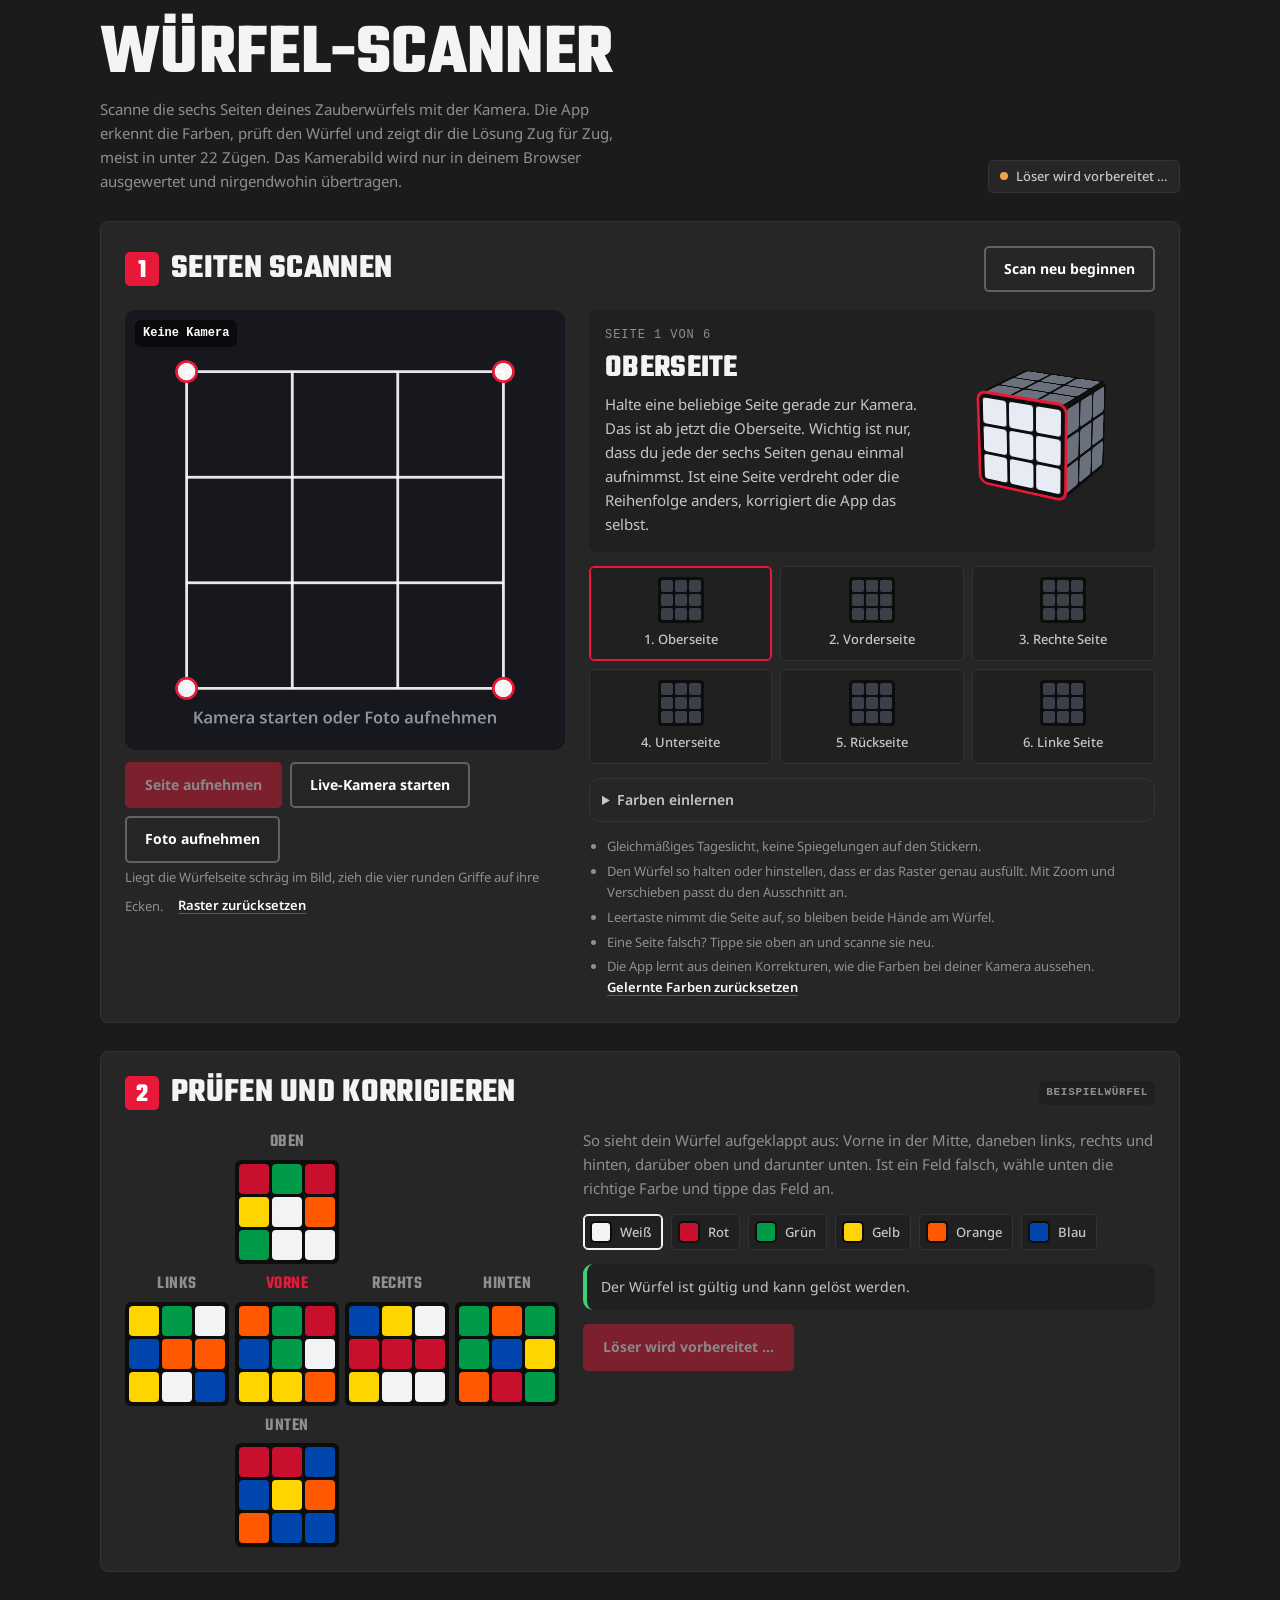
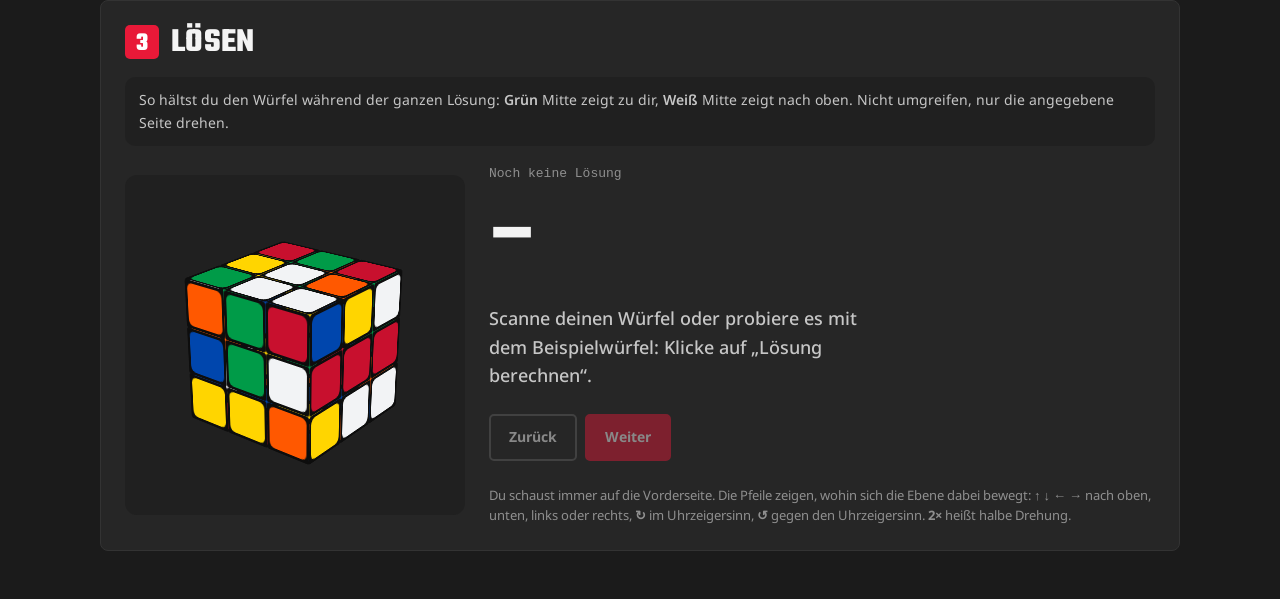
<file: rubiks-scanner/website/index.html>
<!doctype html>
<html lang="de">
<head>
<meta charset="utf-8">
<meta name="viewport" content="width=device-width,initial-scale=1,viewport-fit=cover">
<style>:root{padding-top:env(safe-area-inset-top,0px);padding-bottom:env(safe-area-inset-bottom,0px)}body{margin:0}img{max-width:100%}[hidden]{display:none!important}</style>
</head>
<body>
<title>Würfel-Scanner</title>
<meta name="claude:viewport-fit-sides" content="cover">
<link rel="stylesheet" href="fonts/fonts.css">
<style>
/* Layout: a workbench — camera on the left, checklist on the right, then net editor and solution player stacked below.
   Look: Manuel Ribis CI — dark surfaces, red accent, Teko headlines in capitals, Noto Sans text. Deliberately dark only. */
:root {
  --bg: #1b1b1b;
  --surface: #262626;
  --sunken: #202020;
  --ink: #f4f4f4;
  --text: #c6c6c6;
  --muted: #8f8f8f;
  --line: #333333;
  --ghost: rgba(255, 255, 255, .28);
  --accent: #e81938;
  --accent-hover: #c91530;
  --accent-ink: #ffffff;
  --plastic: #0d0d0d;
  --ok: #3ccf7a;
  --warn: #f0a04b;
  --err: #ff5a6e;
  --display: "Teko", "Arial Narrow", sans-serif;
  --body: "Noto Sans", -apple-system, "Segoe UI", Roboto, sans-serif;
  --mono: ui-monospace, "SF Mono", Menlo, Consolas, monospace;
  color-scheme: dark;
}
* { box-sizing: border-box; }
body {
  background: var(--bg); color: var(--text); font-family: var(--body); font-size: 15px; line-height: 1.6;
  padding-left: max(16px, env(safe-area-inset-left, 0px));
  padding-right: max(16px, env(safe-area-inset-right, 0px));
  padding-block: 20px 48px;
}
.wrap { max-width: 1080px; margin: 0 auto; display: grid; gap: 28px; }
h1, h2, h3 { font-family: var(--display); font-weight: 700; text-transform: uppercase; line-height: .98; letter-spacing: .3px; color: var(--ink); text-wrap: balance; margin: 0; }
h1 { font-size: clamp(44px, 9vw, 72px); }
h2 { font-size: 34px; display: flex; align-items: center; gap: 12px; }
h3 { font-size: 22px; }
p { margin: 0; }
.muted { color: var(--muted); }
.step-no {
  font-family: var(--display); font-size: 26px; font-weight: 700; line-height: 1; width: 34px; height: 34px; border-radius: 5px;
  display: inline-grid; place-items: center; padding-top: 4px; background: var(--accent); color: var(--accent-ink);
}
header { display: flex; flex-wrap: wrap; align-items: end; justify-content: space-between; gap: 12px 24px; }
header .lede { max-width: 60ch; color: var(--muted); margin-top: 6px; }
.chip {
  display: inline-flex; align-items: center; gap: 8px; font-size: 13px; font-weight: 500;
  padding: 5px 11px; border-radius: 5px; background: var(--surface); border: 1px solid var(--line); white-space: nowrap; color: var(--text);
}
.dot { width: 8px; height: 8px; border-radius: 50%; background: var(--warn); }
.chip[data-state="ready"] .dot { background: var(--ok); }
.chip[data-state="error"] .dot { background: var(--err); }
.chip[data-state="loading"] .dot { animation: pulse 1s ease-in-out infinite; }
@keyframes pulse { 50% { opacity: .25; } }

section.panel { background: var(--surface); border: 1px solid var(--line); border-radius: 8px; padding: 24px; display: grid; gap: 18px; min-width: 0; }
@media (max-width: 480px) { section.panel { padding: 14px; } }
.panel-head { display: flex; flex-wrap: wrap; justify-content: space-between; align-items: center; gap: 10px; }

/* Scanner */
.scan-grid { display: grid; grid-template-columns: minmax(0, 440px) minmax(0, 1fr); gap: 24px; align-items: start; }
@media (max-width: 760px) { .scan-grid { grid-template-columns: minmax(0, 1fr); } }
.viewer { position: relative; width: 100%; max-width: 440px; aspect-ratio: 1; border-radius: 12px; overflow: hidden; background: var(--plastic); touch-action: none; }
.viewer canvas { width: 100%; height: 100%; display: block; }
.viewer .badge {
  position: absolute; left: 10px; top: 10px; font-family: var(--mono); font-size: 12px; font-weight: 700;
  background: rgba(0,0,0,.6); color: #fff; padding: 4px 8px; border-radius: 6px;
}
.controls { display: flex; flex-wrap: wrap; gap: 8px; margin-top: 12px; }
button, .btn {
  font: inherit; font-weight: 700; font-size: 14px; cursor: pointer; border-radius: 5px; padding: 10px 18px;
  border: 2px solid var(--ghost); background: transparent; color: #ffffff; transition: .15s;
  display: inline-flex; align-items: center; justify-content: center; gap: 8px; min-height: 44px;
}
button:hover, .btn:hover { border-color: #ffffff; }
button:focus-visible, .btn:focus-within, .sticker:focus-visible { outline: 3px solid #ffffff; outline-offset: 2px; }
button.primary { background: var(--accent); color: var(--accent-ink); border-color: var(--accent); }
button.primary:hover { background: var(--accent-hover); border-color: var(--accent-hover); }
button:disabled { opacity: .45; cursor: not-allowed; filter: none; }
.btn input[type=file] { position: absolute; width: 1px; height: 1px; opacity: 0; pointer-events: none; }
.zoom { display: flex; align-items: center; gap: 10px; margin-top: 10px; font-size: 13px; color: var(--muted); }
.zoom input { flex: 1; accent-color: var(--accent); }
#zoomVal { font-family: var(--mono); font-variant-numeric: tabular-nums; min-width: 4ch; text-align: right; }
p.zoom { margin-top: 4px; display: block; }
#orientRow { flex-wrap: wrap; }
#orientRow button { white-space: nowrap; }
.zoom button { min-height: 36px; padding: 6px 12px; font-size: 13px; }
#mirrorBtn[aria-pressed="true"], #mirrorVBtn[aria-pressed="true"] { border-color: var(--accent); }
.imgfix { margin-top: 12px; display: grid; gap: 8px; }
.camset { margin-top: 12px; border: 1px solid var(--line); border-radius: 10px; padding: 10px 12px; }
.camset summary { cursor: pointer; font-weight: 600; font-size: 14px; }
.camset-body { display: grid; gap: 10px; padding-top: 12px; }
.ctl { display: grid; grid-template-columns: minmax(0, 9em) minmax(0, 1fr) 4.5em; align-items: center; gap: 10px; font-size: 13px; color: var(--muted); }
.ctl input { width: 100%; accent-color: var(--accent); }
.ctl output { font-family: var(--mono); font-variant-numeric: tabular-nums; text-align: right; color: var(--ink); }
.ctl-check { display: flex; align-items: center; gap: 8px; font-size: 13px; }
.ctl-check input { accent-color: var(--accent); width: 16px; height: 16px; }
.zoom select { flex: 1; min-width: 0; font: inherit; font-size: 14px; color: var(--ink); background: var(--surface); border: 1px solid var(--line); border-radius: 8px; padding: 8px; }

.instr { background: var(--sunken); border-radius: 8px; padding: 16px; display: grid; grid-template-columns: minmax(0, 1fr) auto; gap: 12px; align-items: center; }
.instr-text { display: grid; gap: 8px; min-width: 0; }
.turn-guide { width: 190px; height: 190px; perspective: 800px; }
.tg-flip, .tg-view { width: 100%; height: 100%; display: grid; place-items: center; transform-style: preserve-3d; }
.tg-view { transform: rotateX(-20deg) rotateY(-28deg); }
.tg-cube { --c: 92px; width: var(--c); height: var(--c); position: relative; transform-style: preserve-3d; }
.tg-f { position: absolute; inset: 0; display: grid; grid-template-columns: repeat(3, 1fr); gap: 3px; padding: 4px; background: var(--plastic); border-radius: 7px; backface-visibility: hidden; }
.tg-f i { border-radius: 3px; background: #6b717c; }
@media (max-width: 520px) { .turn-guide { width: 140px; height: 140px; } .tg-cube { --c: 68px; } }
@media (max-width: 400px) { .instr { grid-template-columns: minmax(0, 1fr); } .turn-guide { justify-self: center; } }
.tg-f.target { box-shadow: 0 0 0 3px var(--accent); }
.tg-f.target.unknown i { background: #e7ebf3; }
.tg-f[data-f="F"] { transform: translateZ(calc(var(--c) / 2)); }
.tg-f[data-f="B"] { transform: rotateY(180deg) translateZ(calc(var(--c) / 2)); }
.tg-f[data-f="R"] { transform: rotateY(90deg) translateZ(calc(var(--c) / 2)); }
.tg-f[data-f="L"] { transform: rotateY(-90deg) translateZ(calc(var(--c) / 2)); }
.tg-f[data-f="U"] { transform: rotateX(90deg) translateZ(calc(var(--c) / 2)); }
.tg-f[data-f="D"] { transform: rotateX(-90deg) translateZ(calc(var(--c) / 2)); }
.calib { border: 1px solid var(--line); border-radius: 10px; padding: 10px 12px; display: grid; gap: 10px; }
.calib summary { cursor: pointer; font-weight: 600; font-size: 14px; }
.calib[open] { gap: 10px; }
.calib p { font-size: 13px; color: var(--muted); margin-top: 8px; }
.calib .palette { margin-top: 10px; }
.calib-msg:empty { display: none; }
.instr .eyebrow { font-family: var(--mono); font-size: 12px; text-transform: uppercase; letter-spacing: .08em; color: var(--muted); }
.instr h3 { font-size: 32px; }
.notice { font-size: 13px; color: var(--warn); }
.faces { list-style: none; padding: 0; margin: 0; display: grid; grid-template-columns: repeat(3, minmax(0, 1fr)); gap: 8px; }
.faces button { width: 100%; flex-direction: column; gap: 6px; padding: 10px 6px; min-height: 0; font-weight: 500; }
.faces button[aria-current="step"] { border-color: var(--accent); box-shadow: inset 0 0 0 1px var(--accent); }
.faces .lbl { font-size: 13px; }
.mini { display: grid; grid-template-columns: repeat(3, 12px); gap: 2px; padding: 3px; border-radius: 4px; background: var(--plastic); }
.mini i { width: 12px; height: 12px; border-radius: 2px; background: #3a3f48; }
.review { position: absolute; inset: 0; }
.review button { position: absolute; transform: translate(-50%, -50%); background: transparent; border: 0; border-radius: 8px; padding: 0; min-height: 0; display: flex; flex-direction: column; align-items: center; justify-content: center; gap: 4px; }
.review button:hover { background: rgba(255,255,255,.08); border: 0; }
.review .swatch { width: 52%; aspect-ratio: 1; border-radius: 8px; border: 3px solid #ffffff; box-shadow: 0 2px 10px rgba(0,0,0,.55); }
.review .changed .swatch { border-style: dashed; }
.review .nm { font: 600 12px var(--body); color: #ffffff; background: rgba(0,0,0,.7); padding: 1px 6px; border-radius: 4px; white-space: nowrap; }
.review-hint { flex-basis: 100%; font-size: 13px; color: var(--muted); }
.review-warn { flex-basis: 100%; font-size: 14px; color: var(--warn); font-weight: 500; }
.status .note { display: block; margin-top: 6px; color: var(--muted); font-size: 13px; }
.linkish { background: none; border: 0; padding: 0; min-height: 0; font: inherit; font-size: 13px; color: #ffffff; text-decoration: underline; text-decoration-color: var(--accent); text-underline-offset: 3px; cursor: pointer; font-weight: 600; }
.linkish:hover { border: 0; }
.tips { font-size: 13px; color: var(--muted); padding-left: 18px; margin: 0; display: grid; gap: 4px; }

/* Quieter frames for small, repeated buttons */
.faces button, .palette button, .moves button { border-width: 1px; border-color: var(--line); background: var(--sunken); color: var(--text); }
.faces button:hover, .palette button:hover, .moves button:hover { border-color: var(--muted); }

/* Net editor */
.net-grid { display: grid; grid-template-columns: minmax(0, auto) minmax(0, 1fr); gap: 24px; align-items: start; }
@media (max-width: 760px) { .net-grid { grid-template-columns: minmax(0, 1fr); } }
.net-scroll { overflow-x: auto; }
.net { --s: clamp(17px, 5vw, 30px); display: grid; grid-template-columns: repeat(4, auto); gap: 6px; width: max-content; }
.netface { display: grid; gap: 3px; justify-items: center; }
.netface .cap { font-family: var(--display); font-size: 18px; font-weight: 600; text-transform: uppercase; letter-spacing: .5px; color: var(--muted); }
.netface[data-f="F"] .cap { color: var(--accent); }
.face { display: grid; grid-template-columns: repeat(3, var(--s)); gap: 3px; padding: 4px; background: var(--plastic); border-radius: 6px; }
.netface[data-f="U"] { grid-column: 2; grid-row: 1; }
.netface[data-f="L"] { grid-column: 1; grid-row: 2; }
.netface[data-f="F"] { grid-column: 2; grid-row: 2; }
.netface[data-f="R"] { grid-column: 3; grid-row: 2; }
.netface[data-f="B"] { grid-column: 4; grid-row: 2; }
.netface[data-f="D"] { grid-column: 2; grid-row: 3; }
.sticker { width: var(--s); height: var(--s); border-radius: 4px; border: 0; padding: 0; min-height: 0; cursor: pointer; }
.sticker.center { position: relative; }
.sticker.bad { outline: 3px solid var(--err); outline-offset: -3px; }
.palette { display: flex; flex-wrap: wrap; gap: 8px; }
.palette button { padding: 6px 10px 6px 6px; min-height: 0; font-weight: 500; font-size: 13px; }
.palette .sw { width: 22px; height: 22px; border-radius: 5px; border: 2px solid var(--plastic); }
.palette button[aria-pressed="true"] { border-color: var(--ink); box-shadow: inset 0 0 0 1px var(--ink); }
.side { display: grid; gap: 14px; min-width: 0; }
.status { border-radius: 10px; padding: 12px 14px; font-size: 14px; background: var(--sunken); border-left: 4px solid var(--muted); }
.status[data-kind="ok"] { border-left-color: var(--ok); }
.status[data-kind="err"] { border-left-color: var(--err); }
.status ul { margin: 6px 0 0; padding-left: 18px; }
.tag { font-family: var(--mono); font-size: 11px; font-weight: 700; text-transform: uppercase; letter-spacing: .06em; padding: 3px 7px; border-radius: 5px; background: var(--sunken); color: var(--muted); }

/* Solution player */
.solve-grid { display: grid; grid-template-columns: minmax(0, 340px) minmax(0, 1fr); gap: 24px; align-items: center; }
@media (max-width: 760px) { .solve-grid { grid-template-columns: minmax(0, 1fr); } }
.stage { width: 100%; max-width: 340px; aspect-ratio: 1; display: grid; place-items: center; perspective: 900px; background: var(--sunken); border-radius: 12px; touch-action: none; cursor: grab; justify-self: center; }
.cube3d { --c: 150px; width: var(--c); height: var(--c); position: relative; transform-style: preserve-3d; transition: transform .6s cubic-bezier(.3,.7,.2,1); }
.cube3d.dragging { transition: none; }
.cubie, .layer { position: absolute; left: 0; top: 0; transform-style: preserve-3d; }
.cubie { width: calc(var(--c) / 3); height: calc(var(--c) / 3); }
.layer { width: var(--c); height: var(--c); }
.cf { position: absolute; inset: 0; background: var(--plastic); border-radius: 3px; }
.cf i { position: absolute; inset: 6%; border-radius: 14%; }
.cf[data-f="F"] { transform: translateZ(calc(var(--c) / 6)); }
.cf[data-f="B"] { transform: rotateY(180deg) translateZ(calc(var(--c) / 6)); }
.cf[data-f="R"] { transform: rotateY(90deg) translateZ(calc(var(--c) / 6)); }
.cf[data-f="L"] { transform: rotateY(-90deg) translateZ(calc(var(--c) / 6)); }
.cf[data-f="U"] { transform: rotateX(90deg) translateZ(calc(var(--c) / 6)); }
.cf[data-f="D"] { transform: rotateX(-90deg) translateZ(calc(var(--c) / 6)); }
.ov { position: absolute; left: 0; top: 0; width: var(--c); height: var(--c); pointer-events: none; opacity: 0; transition: opacity .3s; }
.ov.arrow { opacity: 1; }
.ov[data-f="F"] { transform: translateZ(calc(var(--c) / 2 + 2px)); }
.ov[data-f="B"] { transform: rotateY(180deg) translateZ(calc(var(--c) / 2 + 2px)); }
.ov svg { width: 100%; height: 100%; }
.move-card { display: grid; gap: 12px; }
.move-big { font-family: var(--display); font-weight: 700; font-size: clamp(56px, 13vw, 92px); line-height: .9; text-transform: uppercase; color: var(--ink); }
.notation { font-family: var(--mono); font-size: 12px; color: var(--muted); }
.move-desc { font-size: 18px; font-weight: 500; max-width: 40ch; }
.counter { font-family: var(--mono); font-size: 13px; color: var(--muted); font-variant-numeric: tabular-nums; }
.moves { display: flex; flex-wrap: wrap; gap: 6px; }
.moves button { font-family: var(--body); font-size: 13px; min-height: 0; padding: 5px 9px; border-radius: 6px; font-weight: 700; }
.moves button.done { color: var(--muted); background: var(--sunken); }
.moves button[aria-current="step"] { background: var(--accent); color: var(--accent-ink); border-color: var(--accent); }
.hold { font-size: 14px; background: var(--sunken); border-radius: 10px; padding: 12px 14px; }
.hold b { font-weight: 600; }
.legend { font-size: 13px; color: var(--muted); }
.legend code { font-family: var(--mono); color: var(--ink); }
@media (prefers-reduced-motion: reduce) { .cube3d, .ov { transition: none; } .chip .dot { animation: none; } }
</style>

<div class="wrap">
  <header>
    <div>
      <h1>Würfel-Scanner</h1>
      <p class="lede">Scanne die sechs Seiten deines Zauberwürfels mit der Kamera. Die App erkennt die Farben, prüft den Würfel und zeigt dir die Lösung Zug für Zug, meist in unter 22 Zügen. Das Kamerabild wird nur in deinem Browser ausgewertet und nirgendwohin übertragen.</p>
    </div>
    <span class="chip" id="solverChip" data-state="loading"><span class="dot"></span><span id="solverText">Löser wird vorbereitet …</span></span>
  </header>

  <!-- 1 Scan -->
  <section class="panel" aria-labelledby="h-scan">
    <div class="panel-head">
      <h2 id="h-scan"><span class="step-no">1</span>Seiten scannen</h2>
      <button id="resetScan" type="button">Scan neu beginnen</button>
    </div>
    <div class="scan-grid">
      <div>
        <div class="viewer" id="viewer">
          <canvas id="view" width="960" height="960" aria-label="Kamerabild mit Raster"></canvas>
          <span class="badge" id="viewBadge">Keine Kamera</span>
          <div class="review" id="review" hidden></div>
        </div>
        <div class="controls" id="reviewBar" hidden>
          <button class="primary" id="accept" type="button">Übernehmen</button>
          <button id="retake" type="button">Nochmal aufnehmen</button>
          <p class="review-warn" id="reviewWarn" hidden></p>
          <p class="review-hint">Feld anklicken wechselt zur nächstwahrscheinlichen Farbe. Leertaste übernimmt, Esc verwirft.</p>
        </div>
        <div class="controls" id="mainControls">
          <button class="primary" id="capture" type="button" disabled>Seite aufnehmen</button>
          <button id="startCam" type="button">Live-Kamera starten</button>
          <label class="btn" for="photo">Foto aufnehmen<input id="photo" type="file" accept="image/*" capture="environment"></label>
        </div>
        <div class="zoom" id="camRow" hidden>
          <label for="camSelect">Kamera</label><select id="camSelect"></select>
        </div>
        <div class="zoom" id="orientRow" hidden>
          <button type="button" id="rotBtn">Bild drehen · 0°</button>
          <button type="button" id="mirrorBtn" aria-pressed="true">Horizontal spiegeln: an</button>
          <button type="button" id="mirrorVBtn" aria-pressed="false">Vertikal spiegeln: aus</button>
        </div>
        <div class="zoom" id="zoomRow" hidden>
          <label for="zoom">Zoom</label><input id="zoom" type="range" min="1" max="5" step="0.01" value="1">
          <span id="zoomVal">1,0×</span>
        </div>
        <p class="zoom" id="zoomHint" hidden>Mausrad zoomt, Bild ziehen verschiebt den Ausschnitt.</p>
        <div class="imgfix" id="imgFix" hidden>
          <div class="ctl"><label for="fixB">Helligkeit</label><input id="fixB" type="range" min="0.4" max="1.6" step="0.05" value="1"><output id="fixBv">1,00</output></div>
          <div class="ctl"><label for="fixC">Kontrast</label><input id="fixC" type="range" min="0.6" max="2" step="0.05" value="1"><output id="fixCv">1,00</output></div>
          <div class="ctl"><label for="fixS">Farbsättigung</label><input id="fixS" type="range" min="0.5" max="3" step="0.05" value="1"><output id="fixSv">1,00</output></div>
          <p class="zoom">Bildkorrektur für helles oder blasses Licht. Sie gilt auch für die Farberkennung. <button type="button" class="linkish" id="resetFix">Zurücksetzen</button></p>
        </div>
        <p class="zoom" id="gridHint">Liegt die Würfelseite schräg im Bild, zieh die vier runden Griffe auf ihre Ecken. <button type="button" class="linkish" id="resetGrid">Raster zurücksetzen</button></p>
        <details class="camset" id="camSet" hidden>
          <summary>Kamera-Einstellungen</summary>
          <div class="camset-body" id="camSetBody"></div>
        </details>
        <p class="zoom" id="camSetNote" hidden>Fokus, Belichtung und Farben der Kamera lassen sich in diesem Browser nicht einstellen. In Chrome oder Chromium erscheinen die Regler hier.</p>
      </div>
      <div class="side">
        <div class="instr">
          <div class="instr-text" aria-live="polite">
            <span class="eyebrow" id="instrEyebrow">Seite 1 von 6</span>
            <h3 id="instrTitle">Oberseite</h3>
            <p id="instrText"></p>
            <p class="notice" id="camNotice" hidden></p>
          </div>
          <div class="turn-guide" aria-hidden="true"><div class="tg-flip" id="tgFlip"><div class="tg-view"><div class="tg-cube" id="tgCube"></div></div></div></div>
        </div>
        <ul class="faces" id="faceList"></ul>
        <details class="calib" id="calib">
          <summary>Farben einlernen</summary>
          <p>Halte ein Feld einer Farbe in das mittlere Kästchen des Rasters und klicke unten die passende Farbe an. Am besten nimmst du dafür die sechs Mittelfelder. Danach erkennt die App deine Farben von Anfang an zuverlässiger.</p>
          <div class="palette" id="calibPal"></div>
          <p class="calib-msg" id="calibMsg" aria-live="polite"></p>
        </details>
        <ul class="tips">
          <li>Gleichmäßiges Tageslicht, keine Spiegelungen auf den Stickern.</li>
          <li>Den Würfel so halten oder hinstellen, dass er das Raster genau ausfüllt. Mit Zoom und Verschieben passt du den Ausschnitt an.</li>
          <li>Leertaste nimmt die Seite auf, so bleiben beide Hände am Würfel.</li>
          <li>Eine Seite falsch? Tippe sie oben an und scanne sie neu.</li>
          <li>Die App lernt aus deinen Korrekturen, wie die Farben bei deiner Kamera aussehen. <button type="button" class="linkish" id="resetColors">Gelernte Farben zurücksetzen</button></li>
        </ul>
      </div>
    </div>
  </section>

  <!-- 2 Check -->
  <section class="panel" aria-labelledby="h-net">
    <div class="panel-head">
      <h2 id="h-net"><span class="step-no">2</span>Prüfen und korrigieren</h2>
      <span class="tag" id="sourceTag">Beispielwürfel</span>
    </div>
    <div class="net-grid">
      <div class="net-scroll"><div class="net" id="net"></div></div>
      <div class="side">
        <p class="muted">So sieht dein Würfel aufgeklappt aus: Vorne in der Mitte, daneben links, rechts und hinten, darüber oben und darunter unten. Ist ein Feld falsch, wähle unten die richtige Farbe und tippe das Feld an.</p>
        <div class="palette" id="palette" role="group" aria-label="Farbe zum Korrigieren"></div>
        <div class="status" id="status" aria-live="polite"></div>
        <div><button class="primary" id="solveBtn" type="button" disabled>Lösung berechnen</button></div>
      </div>
    </div>
  </section>

  <!-- 3 Solve -->
  <section class="panel" aria-labelledby="h-solve">
    <div class="panel-head">
      <h2 id="h-solve"><span class="step-no">3</span>Lösen</h2>
      <span class="counter" id="solveCount"></span>
    </div>
    <div class="hold" id="holdHint"></div>
    <div class="solve-grid">
      <div class="stage" id="stage" aria-label="3D-Ansicht des Würfels, zum Drehen ziehen">
        <div class="cube3d" id="cube3d"></div>
      </div>
      <div class="move-card">
        <span class="counter" id="moveCounter">Noch keine Lösung</span>
        <div class="move-big" id="moveBig">–</div>
        <span class="notation" id="moveNotation"></span>
        <p class="move-desc" id="moveDesc">Scanne deinen Würfel oder probiere es mit dem Beispielwürfel: Klicke auf „Lösung berechnen“.</p>
        <div class="controls">
          <button id="prev" type="button" disabled>Zurück</button>
          <button class="primary" id="next" type="button" disabled>Weiter</button>
        </div>
        <div class="moves" id="moves"></div>
        <p class="legend">Du schaust immer auf die Vorderseite. Die Pfeile zeigen, wohin sich die Ebene dabei bewegt: <b>↑ ↓ ← →</b> nach oben, unten, links oder rechts, <b>↻</b> im Uhrzeigersinn, <b>↺</b> gegen den Uhrzeigersinn. <b>2×</b> heißt halbe Drehung.</p>
      </div>
    </div>
  </section>
</div>

<script data-cubejs src="js/cube.js"></script>
<script>
(() => {
  "use strict";
  // The solver files sit next to cube.js, wherever that was loaded from (CDN or the site itself).
  // Absolute URLs, because the solver worker runs from a blob: URL.
  const LIB_SRC = document.querySelector("script[data-cubejs]").src;
  const CUBE_URL = new URL("cube.js", LIB_SRC).href;
  const SOLVE_URL = new URL("solve.js", LIB_SRC).href;

  // ---------- Cube model ----------
  // Facelet order follows Kociemba: U R F D L B, each face read row by row as seen from outside.
  const FACES = ["U", "R", "F", "D", "L", "B"];
  // Scan order with a single quarter move between faces: Oben, Vorne, Rechts, Unten, Hinten, Links.
  const SCAN_ORDER = ["U", "F", "R", "D", "B", "L"];
  const SHORT_DE = { U: "Oben", R: "Rechts", F: "Vorne", D: "Unten", L: "Links", B: "Hinten" };
  const FACE_DE = { U: "Oberseite", R: "Rechte Seite", F: "Vorderseite", D: "Unterseite", L: "Linke Seite", B: "Rückseite" };
  const CANON = [
    { name: "Weiß", hex: "#f2f3f5" },
    { name: "Rot", hex: "#c8102e" },
    { name: "Grün", hex: "#009b48" },
    { name: "Gelb", hex: "#ffd500" },
    { name: "Orange", hex: "#ff5800" },
    { name: "Blau", hex: "#0046ad" },
  ];
  CANON.forEach(c => { c.lab = rgb2lab(hex2rgb(c.hex)); });
  // Example uses the standard scheme: white top, green front, red right.
  const CENTER_IDX = [4, 13, 22, 31, 40, 49];

  const CF = [[8,9,20],[6,18,38],[0,36,47],[2,45,11],[29,26,15],[27,44,24],[33,53,42],[35,17,51]];
  const CC = [[0,1,2],[0,2,4],[0,4,5],[0,5,1],[3,2,1],[3,4,2],[3,5,4],[3,1,5]];
  const EF = [[5,10],[7,19],[3,37],[1,46],[32,16],[28,25],[30,43],[34,52],[23,12],[21,41],[50,39],[48,14]];
  const EC = [[0,1],[0,2],[0,4],[0,5],[3,1],[3,2],[3,4],[3,5],[2,1],[2,4],[5,4],[5,1]];

  // ---------- Cube orientation during the scan ----------
  // World axes as the camera image (after the rotation setting, before mirroring): x right, y up, z toward the camera.
  const NORMAL = { U: [0, 1, 0], D: [0, -1, 0], F: [0, 0, 1], B: [0, 0, -1], R: [1, 0, 0], L: [-1, 0, 0] };
  // Standard sticker order of each face (Kociemba): which neighbour is at the top and at the right.
  const STD_TOP = { U: "B", F: "U", R: "U", D: "F", B: "U", L: "U" };
  const mul = (A, B) => A.map(r => [0, 1, 2].map(j => r[0] * B[0][j] + r[1] * B[1][j] + r[2] * B[2][j]));
  const apply = (M, v) => M.map(r => r[0] * v[0] + r[1] * v[1] + r[2] * v[2]);
  const ID = [[1, 0, 0], [0, 1, 0], [0, 0, 1]];
  const TILT = [[1, 0, 0], [0, 0, 1], [0, -1, 0]];   // the side at the bottom of the image comes to the camera
  const TURN = [[0, 0, -1], [0, 1, 0], [1, 0, 0]];   // the side at the right of the image comes to the camera
  const STEP_MOVE = { U: null, F: TILT, R: TURN, D: TILT, B: TURN, L: TILT };
  const ORIENT = {};
  (() => { let M = [[1, 0, 0], [0, 0, -1], [0, 1, 0]]; SCAN_ORDER.forEach(f => { if (STEP_MOVE[f]) M = mul(STEP_MOVE[f], M); ORIENT[f] = M; }); })();
  function faceAt(M, dir) { return Object.keys(NORMAL).find(f => apply(M, NORMAL[f]).every((v, i) => v === dir[i])); }
  const rotCW = a => [6, 3, 0, 7, 4, 1, 8, 5, 2].map(i => a[i]);
  // Quarter turns (clockwise) that bring a face, as captured in its scan position, into standard order.
  // Turning the captured image clockwise k times moves what was on the left to the top.
  function stdTurns(f) {
    const dirs = [[0, 1, 0], [-1, 0, 0], [0, -1, 0], [1, 0, 0]];   // top, left, bottom, right in the image
    for (let k = 0; k < 4; k++) if (faceAt(ORIENT[f], dirs[k]) === STD_TOP[f]) return k;
    return 0;
  }
  function toStandard(f, arr) { let a = arr.slice(); for (let i = 0; i < stdTurns(f); i++) a = rotCW(a); return a; }

  // Directions refer to the preview, so mirroring swaps left/right or top/bottom in the words.
  function dispDir(d) {
    const fx = !!(video && mirror), fy = !!(video && mirrorV);
    if (fx && (d === "links" || d === "rechts")) return d === "links" ? "rechts" : "links";
    if (fy && (d === "oben" || d === "unten")) return d === "oben" ? "unten" : "oben";
    return d;
  }
  // Is the viewer following the planned sequence for this face (previous face just scanned)?
  function inSequence(f) {
    const i = SCAN_ORDER.indexOf(f);
    return !scans[f] && (i === 0 ? SCAN_ORDER.every(g => !scans[g]) : !!scans[SCAN_ORDER[i - 1]] && SCAN_ORDER.slice(i).every(g => !scans[g]));
  }
  function centerName(f) { return scans[f] ? CANON[scans[f].labels[4]].name : null; }
  function instrFor(f) {
    if (inSequence(f)) {
      if (f === SCAN_ORDER[0]) return `Halte eine beliebige Seite gerade zur Kamera. Das ist ab jetzt die Oberseite. Wichtig ist nur, dass du jede der sechs Seiten genau einmal aufnimmst. Ist eine Seite verdreht oder die Reihenfolge anders, korrigiert die App das selbst.`;
      const dir = STEP_MOVE[f] === TILT ? "unten" : "rechts";
      return `Dreh den Würfel eine Vierteldrehung, sodass die Seite, die im Bild ${dispDir(dir)} liegt, zur Kamera zeigt. Der kleine Würfel zeigt die Bewegung.`;
    }
    const top = faceAt(ORIENT[f], [0, 1, 0]), me = centerName(f), topName = centerName(top);
    if (me && topName) return `Neu scannen: Halte die Seite mit der Mitte ${me} zur Kamera, sodass die Seite mit der Mitte ${topName} im Bild ${dispDir("oben")} liegt.`;
    return "Scanne die Seiten am besten der Reihe nach. Diese Seite ist dran, sobald die Seite davor gescannt ist.";
  }

  // ---------- Turn guide: small 3D cube showing the move to the next face ----------
  const tgCube = document.getElementById("tgCube"), tgFlip = document.getElementById("tgFlip");
  let tgAnim = null;
  // World (y up) to CSS (y down) and into a matrix3d string (column-major).
  function cssMatrix(M) {
    const sg = [1, -1, 1], c = (i, j) => sg[i] * M[i][j] * sg[j];
    return `matrix3d(${c(0, 0)},${c(1, 0)},${c(2, 0)},0,${c(0, 1)},${c(1, 1)},${c(2, 1)},0,${c(0, 2)},${c(1, 2)},${c(2, 2)},0,0,0,0,1)`;
  }
  function buildGuide() {
    FACES.forEach(f => {
      const el = document.createElement("div"); el.className = "tg-f"; el.dataset.f = f;
      for (let k = 0; k < 9; k++) el.appendChild(document.createElement("i"));
      tgCube.appendChild(el);
    });
  }
  function renderGuide() {
    tgFlip.style.transform = `scale(${(video && mirror) ? -1 : 1}, ${(video && mirrorV) ? -1 : 1})`;
    tgCube.querySelectorAll(".tg-f").forEach(el => {
      // Every sticker as scanned (stored in standard order, which matches the face layout).
      const f = el.dataset.f, sc = scans[f];
      el.classList.toggle("target", f === currentFace);
      el.classList.toggle("unknown", !sc);
      el.querySelectorAll("i").forEach((i, k) => { i.style.background = sc ? CANON[sc.labels[k]].hex : ""; });
    });
    if (tgAnim) { tgAnim.cancel(); tgAnim = null; }
    const end = cssMatrix(ORIENT[currentFace]);
    const prev = SCAN_ORDER[SCAN_ORDER.indexOf(currentFace) - 1];
    const reduce = window.matchMedia && window.matchMedia("(prefers-reduced-motion: reduce)").matches;
    tgCube.style.transform = end;
    if (inSequence(currentFace) && prev && !reduce && tgCube.animate) {
      const start = cssMatrix(ORIENT[prev]);
      tgAnim = tgCube.animate([
        { transform: start, offset: 0 }, { transform: start, offset: 0.25 },
        { transform: end, offset: 0.75 }, { transform: end, offset: 1 },
      ], { duration: 2600, iterations: Infinity, easing: "ease-in-out" });
    }
  }

  let facelets = solvedFacelets();   // 54 colour labels (index into CANON), confirmed by the viewer
  let source = "example";            // "example" | "scan"
  let scans = {};                    // face -> { lab: [9], rgb: [9] }
  let currentFace = SCAN_ORDER[0];
  let paint = 0;
  let solution = null;               // { moves: [], states: [] }
  let step = 0;

  function solvedFacelets() { const a = []; for (let i = 0; i < 54; i++) a.push(Math.floor(i / 9)); return a; }
  function centersOf(fl) { return CENTER_IDX.map(i => fl[i]); }
  // Cube string for the solver: each sticker named after the face whose centre has its colour.
  function toString(fl) { const cc = centersOf(fl); return fl.map(c => FACES[cc.indexOf(c)]).join(""); }
  function labelsFromString(s, cc) { return s.split("").map(ch => cc[FACES.indexOf(ch)]); }
  function colorOf(c) { return CANON[c]; }

  // ---------- Colour math ----------
  function hex2rgb(h) { const n = parseInt(h.slice(1), 16); return [n >> 16, (n >> 8) & 255, n & 255]; }
  function rgb2lab([r, g, b]) {
    const lin = v => { v /= 255; return v > 0.04045 ? Math.pow((v + 0.055) / 1.055, 2.4) : v / 12.92; };
    const R = lin(r), G = lin(g), B = lin(b);
    let x = (R * 0.4124 + G * 0.3576 + B * 0.1805) / 0.95047;
    let y = (R * 0.2126 + G * 0.7152 + B * 0.0722);
    let z = (R * 0.0193 + G * 0.1192 + B * 0.9505) / 1.08883;
    const f = t => t > 0.008856 ? Math.cbrt(t) : 7.787 * t + 16 / 116;
    x = f(x); y = f(y); z = f(z);
    return [116 * y - 16, 500 * (x - y), 200 * (y - z)];
  }
  // Colour distance that weighs hue most: shadows change lightness and saturation, rarely the hue.
  function dist(a, b) {
    const dL = a[0] - b[0], C1 = Math.hypot(a[1], a[2]), C2 = Math.hypot(b[1], b[2]), dC = C1 - C2;
    const dH2 = Math.max(0, (a[1] - b[1]) ** 2 + (a[2] - b[2]) ** 2 - dC * dC);
    return Math.sqrt((dL * 0.4) ** 2 + (dC * 0.5) ** 2 + dH2);
  }

  // ---------- Learned colour examples ----------
  // Every confirmed sticker is kept as an example of its colour, so the app learns how this camera
  // and this light show each colour. Ideal colours are the fallback until examples exist.
  const REF_KEY = "wuerfel-scanner-farben-v2", MAX_EXAMPLES = 24;
  let examples = [[], [], [], [], [], []];
  try {
    const r = JSON.parse(localStorage.getItem(REF_KEY));
    if (r && Array.isArray(r.examples) && r.examples.length === 6) examples = r.examples;
  } catch (e) {}
  function saveRefs() { try { localStorage.setItem(REF_KEY, JSON.stringify({ examples })); } catch (e) {} }
  function colorDist(lab, c) {
    let d = dist(lab, CANON[c].lab) + 6;
    for (const ex of examples[c]) d = Math.min(d, dist(lab, ex));
    return d;
  }
  // First entry: the detected colour. The rest is the click order for corrections, sorted by plain
  // Lab distance so that neighbours like yellow and orange or red and orange come one click apart.
  function labDist(a, b) { const dl = (a[0] - b[0]) * 0.5; return Math.sqrt(dl * dl + (a[1] - b[1]) ** 2 + (a[2] - b[2]) ** 2); }
  function rankColors(lab) {
    const d = [0, 1, 2, 3, 4, 5].map(c => colorDist(lab, c));
    const best = [0, 1, 2, 3, 4, 5].sort((a, b) => d[a] - d[b])[0];
    const near = c => Math.min(labDist(lab, CANON[c].lab), ...examples[c].map(ex => labDist(lab, ex)));
    return [best, ...[0, 1, 2, 3, 4, 5].filter(c => c !== best).sort((a, b) => near(a) - near(b))];
  }
  function learnFace(sample, labels) {
    labels.forEach((c, k) => {
      examples[c].push(sample.lab[k].map(v => Math.round(v * 10) / 10));
      if (examples[c].length > MAX_EXAMPLES) examples[c].shift();
    });
    saveRefs();
  }

  // ---------- Validation ----------
  function validate(lab) {
    const errors = [], bad = new Set();
    const centers = centersOf(lab);
    const dupCenters = centers.filter((c, i) => centers.indexOf(c) !== i);
    if (dupCenters.length) {
      CENTER_IDX.forEach(i => { if (dupCenters.includes(lab[i])) bad.add(i); });
      errors.push("Zwei Mittelfelder haben dieselbe Farbe (" + [...new Set(dupCenters)].map(c => colorOf(c).name).join(", ") + "). Jede Seite hat eine andere Mittelfarbe. Korrigiere das Mittelfeld oder scanne die Seite neu.");
      return { ok: false, errors, bad };
    }
    const counts = [0, 0, 0, 0, 0, 0]; lab.forEach(c => counts[c]++);
    const off = counts.map((n, c) => ({ n, c })).filter(x => x.n !== 9);
    if (off.length) {
      errors.push("Jede Farbe muss genau 9-mal vorkommen: " + off.map(x => `${colorOf(x.c).name} ${x.n}×`).join(", ") + ".");
      return { ok: false, errors, bad };
    }
    const fl = lab.map(c => centers.indexOf(c));   // colour labels -> face classes
    const cp = [], co = [], ep = [], eo = [];
    CF.forEach((pos, i) => {
      const cols = pos.map(f => fl[f]);
      const oris = [0, 1, 2].filter(k => cols[k] === 0 || cols[k] === 3);
      let found = -1;
      if (oris.length === 1) {
        const o = oris[0];
        found = CC.findIndex(c => c[0] === cols[o] && c[1] === cols[(o + 1) % 3] && c[2] === cols[(o + 2) % 3]);
        co[i] = o;
      }
      if (found < 0) { pos.forEach(f => bad.add(f)); cp[i] = -1; } else cp[i] = found;
    });
    EF.forEach((pos, i) => {
      const a = fl[pos[0]], b = fl[pos[1]];
      let found = EC.findIndex(e => e[0] === a && e[1] === b);
      if (found >= 0) eo[i] = 0;
      else { found = EC.findIndex(e => e[0] === b && e[1] === a); eo[i] = 1; }
      if (found < 0) { pos.forEach(f => bad.add(f)); ep[i] = -1; } else ep[i] = found;
    });
    if (bad.size) { errors.push("Einige Ecken oder Kanten haben eine Farbkombination, die es auf einem Würfel nicht gibt. Die markierten Felder prüfen."); return { ok: false, errors, bad }; }
    const dupC = cp.filter((v, i) => cp.indexOf(v) !== i), dupE = ep.filter((v, i) => ep.indexOf(v) !== i);
    if (dupC.length || dupE.length) {
      CF.forEach((pos, i) => { if (dupC.includes(cp[i])) pos.forEach(f => bad.add(f)); });
      EF.forEach((pos, i) => { if (dupE.includes(ep[i])) pos.forEach(f => bad.add(f)); });
      errors.push("Ein Eck- oder Kantenstein kommt doppelt vor. Die markierten Felder prüfen.");
      return { ok: false, errors, bad };
    }
    if (co.reduce((a, b) => a + b, 0) % 3) errors.push("Eine Ecke ist verdreht. Das passiert meist durch einen Scanfehler, selten durch einen umgebauten Würfel.");
    if (eo.reduce((a, b) => a + b, 0) % 2) errors.push("Eine Kante ist gekippt. Prüfe die Kantenfelder oder scanne eine Seite neu.");
    if (parity(cp) !== parity(ep)) errors.push("Zwei Steine sind vertauscht. Prüfe, ob du jede Seite in der richtigen Ausrichtung gescannt hast.");
    return { ok: errors.length === 0, errors, bad };
  }
  // Fast yes/no check of a full sticker layout, used while searching for the right assembly.
  function fastValid(lab) {
    const ctr = CENTER_IDX.map(i => lab[i]);
    if (new Set(ctr).size < 6) return false;
    const cls = x => ctr.indexOf(x);
    const cp = [], ep = []; let co = 0, eo = 0, used = 0;
    for (let i = 0; i < 8; i++) {
      const cols = CF[i].map(f => cls(lab[f]));
      let o = -1;
      for (let k = 0; k < 3; k++) if (cols[k] === 0 || cols[k] === 3) { if (o >= 0) return false; o = k; }
      if (o < 0) return false;
      const j = CC.findIndex(c => c[0] === cols[o] && c[1] === cols[(o + 1) % 3] && c[2] === cols[(o + 2) % 3]);
      if (j < 0 || (used >> j) & 1) return false;
      used |= 1 << j; cp.push(j); co += o;
    }
    if (co % 3) return false;
    used = 0;
    for (let i = 0; i < 12; i++) {
      const a = cls(lab[EF[i][0]]), b = cls(lab[EF[i][1]]);
      let j = EC.findIndex(e => e[0] === a && e[1] === b), o = 0;
      if (j < 0) { j = EC.findIndex(e => e[0] === b && e[1] === a); o = 1; }
      if (j < 0 || (used >> j) & 1) return false;
      used |= 1 << j; ep.push(j); eo += o;
    }
    return eo % 2 === 0 && parity(cp) === parity(ep);
  }
  // Puts the six scanned faces together even if some were scanned in the wrong order or turned.
  // The first scan stays the top face as captured (that fixes the whole cube's orientation); every other
  // scan may go to any position in any of four turns. Prefers the layout closest to the planned one.
  function assemble(grids /* label arrays in SCAN_ORDER */) {
    const planned = new Array(54);
    SCAN_ORDER.forEach((f, gi) => grids[gi].forEach((c, k) => { planned[FACES.indexOf(f) * 9 + k] = c; }));
    if (fastValid(planned)) return { lab: planned, moved: 0, turned: 0 };
    const rots = grids.map(g => { const r = [g]; for (let i = 1; i < 4; i++) r.push(rotCW(r[i - 1])); return r; });
    const anchor = SCAN_ORDER.indexOf("U"), others = [0, 1, 2, 3, 4, 5].filter(i => i !== anchor);
    const slots = ["R", "F", "D", "L", "B"].map(f => FACES.indexOf(f));
    const lab = new Array(54);
    rots[anchor][0].forEach((c, k) => { lab[FACES.indexOf("U") * 9 + k] = c; });
    let best = null;
    const perms = [];
    (function permute(arr, cur) { if (!arr.length) { perms.push(cur); return; } arr.forEach((x, i) => permute(arr.filter((_, j) => j !== i), cur.concat(x))); })(others, []);
    for (const perm of perms) {
      for (let code = 0; code < 1024; code++) {
        let turned = 0;
        for (let s2 = 0; s2 < 5; s2++) {
          const r = (code >> (2 * s2)) & 3; if (r) turned++;
          const g = rots[perm[s2]][r], base = slots[s2] * 9;
          for (let k = 0; k < 9; k++) lab[base + k] = g[k];
        }
        if (!fastValid(lab)) continue;
        const moved = perm.filter((g, s2) => FACES.indexOf(SCAN_ORDER[g]) !== slots[s2]).length;
        const cost = moved * 10 + turned;
        if (!best || cost < best.cost) best = { lab: lab.slice(), moved, turned, cost };
      }
    }
    return best;
  }
  function parity(p) { let s = 0; for (let i = 0; i < p.length; i++) for (let j = i + 1; j < p.length; j++) if (p[i] > p[j]) s++; return s % 2; }
  function isSolved(fl) { return fl.every((c, i) => c === fl[9 * Math.floor(i / 9) + 4]); }

  // ---------- Solver (Web Worker with main-thread fallback) ----------
  const solver = { ready: false, worker: null, pending: null, mainThread: false };
  const chip = document.getElementById("solverChip"), chipText = document.getElementById("solverText");
  function setChip(state, text) { chip.dataset.state = state; chipText.textContent = text; }
  function startSolver() {
    try {
      const src = `importScripts(${JSON.stringify(CUBE_URL)}, ${JSON.stringify(SOLVE_URL)});
        Cube.initSolver(); postMessage({ type: "ready" });
        onmessage = e => { try { postMessage({ type: "done", id: e.data.id, s: Cube.fromString(e.data.str).solve() }); }
          catch (err) { postMessage({ type: "fail", id: e.data.id, msg: String(err) }); } };`;
      const w = new Worker(URL.createObjectURL(new Blob([src], { type: "text/javascript" })));
      solver.worker = w;
      w.onmessage = e => {
        const d = e.data;
        if (d.type === "ready") { solver.ready = true; setChip("ready", "Löser bereit"); refreshSolveBtn(); }
        else if (solver.pending && d.id === solver.pending.id) { const p = solver.pending; solver.pending = null; d.type === "done" ? p.resolve(d.s) : p.reject(new Error(d.msg)); }
      };
      w.onerror = ev => { ev.preventDefault?.(); if (!solver.ready) fallbackMain(); };
    } catch (e) { fallbackMain(); }
  }
  function fallbackMain() {
    if (solver.mainThread) return;
    solver.mainThread = true; solver.worker = null;
    setChip("loading", "Löser wird vorbereitet (kann kurz ruckeln) …");
    const s = document.createElement("script"); s.src = SOLVE_URL;
    s.onload = () => setTimeout(() => {
      try { Cube.initSolver(); solver.ready = true; setChip("ready", "Löser bereit"); refreshSolveBtn(); }
      catch (e) { setChip("error", "Löser konnte nicht starten"); }
    }, 60);
    s.onerror = () => setChip("error", "Löser nicht erreichbar. Internetverbindung prüfen.");
    document.head.appendChild(s);
  }
  function solveString(str) {
    if (solver.mainThread) return new Promise((res, rej) => setTimeout(() => { try { res(Cube.fromString(str).solve()); } catch (e) { rej(e); } }, 30));
    return new Promise((resolve, reject) => {
      const id = Date.now();
      solver.pending = { id, resolve, reject };
      solver.worker.postMessage({ id, str });
      setTimeout(() => { if (solver.pending && solver.pending.id === id) { solver.pending = null; reject(new Error("timeout")); } }, 30000);
    });
  }

  // ---------- Camera / photo ----------
  const view = document.getElementById("view"), vctx = view.getContext("2d");
  const work = document.createElement("canvas"); work.width = work.height = 480;
  const wctx = work.getContext("2d", { willReadFrequently: true });
  const badge = document.getElementById("viewBadge");
  const camNotice = document.getElementById("camNotice");
  const captureBtn = document.getElementById("capture");
  const zoomRow = document.getElementById("zoomRow"), zoomEl = document.getElementById("zoom");
  let video = null, stream = null, photo = null, live = [], frame = 0, mirror = false;
  // Visible crop of the source: zoom factor and pan offset in source pixels.
  let crop = { zoom: 1, ox: 0, oy: 0 };
  const zoomHint = document.getElementById("zoomHint"), zoomVal = document.getElementById("zoomVal");
  const CROP_KEY = "wuerfel-scanner-webcam-crop";
  function loadCamCrop() { try { const c = JSON.parse(localStorage.getItem(CROP_KEY)); if (c && c.zoom >= 1) return c; } catch (e) {} return { zoom: 1, ox: 0, oy: 0 }; }
  function saveCamCrop() { if (!video) return; try { localStorage.setItem(CROP_KEY, JSON.stringify(crop)); } catch (e) {} }
  function setZoom(z) {
    crop.zoom = Math.max(1, Math.min(5, z));
    zoomEl.value = crop.zoom; zoomVal.textContent = crop.zoom.toFixed(1).replace(".", ",") + "×";
    saveCamCrop();
  }
  function showZoom(on) { zoomRow.hidden = !on; zoomHint.hidden = !on; document.getElementById("imgFix").hidden = !on; }

  // Software image correction (canvas filter): works in every browser, also where the camera itself
  // cannot be adjusted. It is applied before sampling, so it changes what the colour detection sees.
  const FIX_KEY = "wuerfel-scanner-bildkorrektur";
  let fix = { b: 1, c: 1, s: 1 };
  try { const f = JSON.parse(localStorage.getItem(FIX_KEY)); if (f && [f.b, f.c, f.s].every(Number.isFinite)) fix = f; } catch (e) {}
  function filterStr() { return (fix.b === 1 && fix.c === 1 && fix.s === 1) ? "none" : `brightness(${fix.b}) contrast(${fix.c}) saturate(${fix.s})`; }
  function syncFix() {
    [["b", "fixB"], ["c", "fixC"], ["s", "fixS"]].forEach(([k, id]) => {
      document.getElementById(id).value = fix[k];
      document.getElementById(id + "v").textContent = fix[k].toFixed(2).replace(".", ",");
    });
  }
  [["b", "fixB"], ["c", "fixC"], ["s", "fixS"]].forEach(([k, id]) => {
    document.getElementById(id).addEventListener("input", e => {
      fix[k] = +e.target.value; syncFix();
      try { localStorage.setItem(FIX_KEY, JSON.stringify(fix)); } catch (err) {}
    });
  });
  document.getElementById("resetFix").addEventListener("click", () => {
    fix = { b: 1, c: 1, s: 1 }; syncFix();
    try { localStorage.setItem(FIX_KEY, JSON.stringify(fix)); } catch (err) {}
  });
  syncFix();

  // Webcam orientation: rotation fixes a camera that sits upside down or sideways and applies
  // to both the preview and the scan; mirroring only changes the preview.
  const ORIENT_KEY = "wuerfel-scanner-webcam-orient";
  const orientRow = document.getElementById("orientRow"), rotBtn = document.getElementById("rotBtn"), mirrorBtn = document.getElementById("mirrorBtn");
  const mirrorVBtn = document.getElementById("mirrorVBtn");
  let rotation = 0, mirrorPref = null, mirrorV = false;
  try {
    const o = JSON.parse(localStorage.getItem(ORIENT_KEY));
    if (o) { rotation = [0, 90, 180, 270].includes(o.rot) ? o.rot : 0; mirrorPref = typeof o.mirror === "boolean" ? o.mirror : null; mirrorV = o.mirrorV === true; }
  } catch (e) {}
  function saveOrient() { try { localStorage.setItem(ORIENT_KEY, JSON.stringify({ rot: rotation, mirror: mirrorPref, mirrorV })); } catch (e) {} }
  function updateOrientUI() {
    rotBtn.textContent = `Bild drehen · ${rotation}°`;
    mirrorBtn.setAttribute("aria-pressed", String(mirror));
    mirrorBtn.textContent = `Horizontal spiegeln: ${mirror ? "an" : "aus"}`;
    mirrorVBtn.setAttribute("aria-pressed", String(mirrorV));
    mirrorVBtn.textContent = `Vertikal spiegeln: ${mirrorV ? "an" : "aus"}`;
  }
  rotBtn.addEventListener("click", () => { rotation = (rotation + 90) % 360; saveOrient(); updateOrientUI(); renderScanUI(); });
  mirrorBtn.addEventListener("click", () => { mirror = !mirror; mirrorPref = mirror; saveOrient(); updateOrientUI(); updateBadge(); renderScanUI(); });
  mirrorVBtn.addEventListener("click", () => { mirrorV = !mirrorV; saveOrient(); updateOrientUI(); updateBadge(); renderScanUI(); });
  // Preview flips only. Maps between crop coordinates (what is sampled) and the preview; it is its own inverse.
  function toView([x, y]) { return [(video && mirror) ? 1 - x : x, (video && mirrorV) ? 1 - y : y]; }
  const camRow = document.getElementById("camRow"), camSelect = document.getElementById("camSelect");
  // The scan grid is a quadrilateral with draggable corners (in crop coordinates 0..1, before mirroring),
  // so a face seen at an angle is still split into its nine stickers.
  const GRID_KEY = "wuerfel-scanner-raster";
  const DEF_CORNERS = [[0.14, 0.14], [0.86, 0.14], [0.86, 0.86], [0.14, 0.86]];
  let corners = DEF_CORNERS.map(p => p.slice());
  try {
    const g = JSON.parse(localStorage.getItem(GRID_KEY));
    if (Array.isArray(g) && g.length === 4 && g.every(p => Array.isArray(p) && p.length === 2 && p.every(Number.isFinite))) corners = g;
  } catch (e) {}
  function saveGrid() { try { localStorage.setItem(GRID_KEY, JSON.stringify(corners)); } catch (e) {} }
  // Projective map from the unit square to the quad (Heckbert): (0,0) TL, (1,0) TR, (1,1) BR, (0,1) BL.
  function quadMap(p) {
    const [[x0, y0], [x1, y1], [x2, y2], [x3, y3]] = p;
    const dx1 = x1 - x2, dx2 = x3 - x2, dx3 = x0 - x1 + x2 - x3, dy1 = y1 - y2, dy2 = y3 - y2, dy3 = y0 - y1 + y2 - y3;
    let g = 0, h = 0;
    const den = dx1 * dy2 - dx2 * dy1;
    if ((dx3 || dy3) && Math.abs(den) > 1e-9) { g = (dx3 * dy2 - dx2 * dy3) / den; h = (dx1 * dy3 - dx3 * dy1) / den; }
    const a = x1 - x0 + g * x1, b = x3 - x0 + h * x3, d = y1 - y0 + g * y1, e = y3 - y0 + h * y3;
    return (u, v) => { const w = g * u + h * v + 1; return [(a * u + b * v + x0) / w, (d * u + e * v + y0) / w]; };
  }
  document.getElementById("resetGrid").addEventListener("click", () => { corners = DEF_CORNERS.map(p => p.slice()); saveGrid(); });

  async function startCamera(deviceId) {
    if (!navigator.mediaDevices || !navigator.mediaDevices.getUserMedia) return camFail();
    try {
      if (stream) stream.getTracks().forEach(t => t.stop());
      const base = deviceId ? { deviceId: { exact: deviceId } } : { facingMode: { ideal: "environment" } };
      stream = await navigator.mediaDevices.getUserMedia({ video: Object.assign(base, { width: { ideal: 1920 }, height: { ideal: 1080 }, zoom: true }), audio: false });
      const track = stream.getVideoTracks()[0], settings = track.getSettings ? track.getSettings() : {};
      // Webcams facing the user are shown like a mirror; sampling always reads the unmirrored frame.
      mirror = mirrorPref != null ? mirrorPref : settings.facingMode !== "environment";
      fillCameraList(settings.deviceId);
      video = document.createElement("video");
      video.playsInline = true; video.muted = true; video.srcObject = stream;
      await video.play();
      await ensureResolution(track);
      video.addEventListener("resize", updateBadge);
      photo = null; camNotice.hidden = true;
      crop = loadCamCrop(); setZoom(crop.zoom); showZoom(true);
      updateBadge();
      orientRow.hidden = false; updateOrientUI(); renderScanUI();
      buildCamSettings(track);
      captureBtn.disabled = false;
      document.getElementById("startCam").textContent = "Kamera stoppen";
    } catch (e) { camFail(); }
  }
  function stopCamera() {
    if (stream) stream.getTracks().forEach(t => t.stop());
    stream = null; video = null; camRow.hidden = true; orientRow.hidden = true;
    document.getElementById("camSet").hidden = true; document.getElementById("camSetNote").hidden = true;
    if (!photo) showZoom(false);
    document.getElementById("startCam").textContent = "Live-Kamera starten";
    if (!photo) { badge.textContent = "Keine Kamera"; captureBtn.disabled = true; }
  }
  function updateBadge() {
    if (!video) return;
    badge.textContent = `Live · ${video.videoWidth}×${video.videoHeight}` + (mirror || mirrorV ? " · gespiegelt" : "");
  }
  // Some browsers start low; ask for HD explicitly if the first frame is small.
  async function ensureResolution(track) {
    if (video.videoWidth >= 1280) return;
    for (const [w, h] of [[1920, 1080], [1280, 720]]) {
      try { await track.applyConstraints({ width: { exact: w }, height: { exact: h } }); await new Promise(r => setTimeout(r, 300)); return; } catch (e) {}
    }
  }

  // Hardware controls the browser exposes for this camera (Chromium on most UVC webcams).
  const CTL = [
    { key: "zoom", label: "Kamera-Zoom" },
    { key: "focusDistance", label: "Fokus", mode: "focusMode" },
    { key: "exposureCompensation", label: "Belichtung" },
    { key: "exposureTime", label: "Belichtungszeit", mode: "exposureMode" },
    { key: "brightness", label: "Helligkeit" },
    { key: "contrast", label: "Kontrast" },
    { key: "saturation", label: "Farbsättigung" },
    { key: "sharpness", label: "Schärfe" },
    { key: "colorTemperature", label: "Farbtemperatur", mode: "whiteBalanceMode" },
  ];
  const AUTO = [["focusMode", "Autofokus"], ["exposureMode", "Automatische Belichtung"], ["whiteBalanceMode", "Automatischer Weißabgleich"]];
  function buildCamSettings(track) {
    const body = document.getElementById("camSetBody"), box = document.getElementById("camSet"), note = document.getElementById("camSetNote");
    body.innerHTML = ""; let n = 0;
    let caps = {}; try { caps = track.getCapabilities ? track.getCapabilities() : {}; } catch (e) {}
    const st = track.getSettings ? track.getSettings() : {};
    const apply = async cons => { try { await track.applyConstraints({ advanced: [cons] }); } catch (e) {} };
    const autoBoxes = {};
    AUTO.forEach(([k, label]) => {
      const modes = caps[k];
      if (!Array.isArray(modes) || !modes.includes("manual")) return;
      const autoVal = modes.includes("continuous") ? "continuous" : modes.includes("single-shot") ? "single-shot" : null;
      if (!autoVal) return;
      const row = document.createElement("label"); row.className = "ctl-check";
      const cb = document.createElement("input"); cb.type = "checkbox"; cb.id = "cs-" + k; cb.checked = st[k] !== "manual";
      cb.addEventListener("change", () => apply({ [k]: cb.checked ? autoVal : "manual" }));
      row.append(cb, document.createTextNode(label)); body.appendChild(row); autoBoxes[k] = cb; n++;
    });
    CTL.forEach(c => {
      const cap = caps[c.key];
      if (!cap || typeof cap.max !== "number" || !(cap.max > cap.min)) return;
      const row = document.createElement("div"); row.className = "ctl";
      const lab = document.createElement("label"); lab.htmlFor = "cs-" + c.key; lab.textContent = c.label;
      const inp = document.createElement("input"); inp.type = "range"; inp.id = "cs-" + c.key;
      inp.min = cap.min; inp.max = cap.max; inp.step = cap.step || (cap.max - cap.min) / 100;
      inp.value = st[c.key] != null ? st[c.key] : cap.min;
      const out = document.createElement("output");
      const fmt = () => { const v = +inp.value; out.textContent = Number.isInteger(+inp.step) ? String(Math.round(v)) : v.toFixed(2); };
      fmt();
      inp.addEventListener("input", () => {
        fmt();
        const cons = { [c.key]: +inp.value };
        if (c.mode && autoBoxes[c.mode]) { cons[c.mode] = "manual"; autoBoxes[c.mode].checked = false; }
        apply(cons);
      });
      row.append(lab, inp, out); body.appendChild(row); n++;
    });
    box.hidden = n === 0; note.hidden = n > 0;
  }

  async function fillCameraList(activeId) {
    try {
      const cams = (await navigator.mediaDevices.enumerateDevices()).filter(d => d.kind === "videoinput");
      camSelect.innerHTML = "";
      cams.forEach((d, i) => {
        const o = document.createElement("option"); o.value = d.deviceId; o.textContent = d.label || `Kamera ${i + 1}`;
        if (d.deviceId === activeId) o.selected = true;
        camSelect.appendChild(o);
      });
      camRow.hidden = cams.length < 2;
    } catch (e) { camRow.hidden = true; }
  }
  camSelect.addEventListener("change", () => startCamera(camSelect.value));
  function camFail() {
    camNotice.hidden = false;
    camNotice.textContent = "Die Live-Kamera ist hier nicht verfügbar. Tippe auf „Foto aufnehmen“: Auf dem Handy öffnet sich die Kamera, am Computer kannst du ein Foto auswählen.";
  }
  document.getElementById("startCam").addEventListener("click", () => stream ? stopCamera() : startCamera());

  document.getElementById("photo").addEventListener("change", e => {
    const file = e.target.files && e.target.files[0]; if (!file) return;
    const img = new Image();
    img.onload = () => {
      stopCamera();
      photo = { img };
      crop = { zoom: 1, ox: 0, oy: 0 }; setZoom(1); showZoom(true);
      badge.textContent = "Foto · " + FACE_DE[currentFace];
      captureBtn.disabled = false;
      URL.revokeObjectURL(img.src);
    };
    img.src = URL.createObjectURL(file);
    e.target.value = "";
  });
  zoomEl.addEventListener("input", () => setZoom(+zoomEl.value));
  view.addEventListener("wheel", e => {
    if (!video && !photo) return;
    e.preventDefault();
    setZoom(crop.zoom * (e.deltaY < 0 ? 1.08 : 1 / 1.08));
  }, { passive: false });
  function sourceSize() { return video ? [video.videoWidth, video.videoHeight] : photo ? [photo.img.width, photo.img.height] : null; }

  // Drag to pan the photo.
  let drag = null;
  function viewPoint(e) { const r = view.getBoundingClientRect(); return [(e.clientX - r.left) / r.width, (e.clientY - r.top) / r.height]; }
  view.addEventListener("pointerdown", e => {
    const [px, py] = viewPoint(e);
    let best = -1, bd = 0.065;
    corners.forEach((c, k) => { const [x, y] = toView(c); const d = Math.hypot(x - px, y - py); if (d < bd) { bd = d; best = k; } });
    if (best >= 0) drag = { corner: best };
    else if (photo || video) drag = { x: e.clientX, y: e.clientY };
    else return;
    view.setPointerCapture(e.pointerId);
  });
  view.addEventListener("pointermove", e => {
    if (drag && drag.corner != null) {
      const [px, py] = viewPoint(e), cx = Math.max(0.01, Math.min(0.99, px)), cy = Math.max(0.01, Math.min(0.99, py));
      corners[drag.corner] = toView([cx, cy]);
      return;
    }
    const size = sourceSize();
    if (!drag || !size) return;
    const s = Math.min(size[0], size[1]) / crop.zoom;
    const k = s / view.getBoundingClientRect().width;
    // Map the screen drag back through mirror and rotation so the picture follows the pointer.
    let dx = (e.clientX - drag.x) * k, dy = (e.clientY - drag.y) * k;
    if (video && mirror) dx = -dx;
    if (video && mirrorV) dy = -dy;
    const t = (video ? rotation : 0) * Math.PI / 180, c = Math.cos(t), sn = Math.sin(t);
    crop.ox -= dx * c + dy * sn; crop.oy -= -dx * sn + dy * c;
    drag = { x: e.clientX, y: e.clientY };
  });
  view.addEventListener("pointerup", () => { if (drag && drag.corner != null) saveGrid(); else saveCamCrop(); drag = null; });
  view.addEventListener("pointercancel", () => { drag = null; });

  function currentSource() {
    if (video && video.readyState >= 2) return { src: video, w: video.videoWidth, h: video.videoHeight };
    if (photo) return { src: photo.img, w: photo.img.width, h: photo.img.height };
    return null;
  }
  function cropRect(w, h) {
    const s = Math.min(w, h) / crop.zoom;
    crop.ox = Math.max(-(w - s) / 2, Math.min((w - s) / 2, crop.ox));
    crop.oy = Math.max(-(h - s) / 2, Math.min((h - s) / 2, crop.oy));
    return [(w - s) / 2 + crop.ox, (h - s) / 2 + crop.oy, s];
  }
  // Draws the square crop into ctx: camera rotation first, then the optional preview mirror.
  function drawCrop(ctx, S, flipX, flipY) {
    const cs = currentSource(); if (!cs) return false;
    const [sx, sy, s] = cropRect(cs.w, cs.h);
    const rot = video ? rotation : 0;
    ctx.save(); ctx.translate(S / 2, S / 2);
    if (flipX || flipY) ctx.scale(flipX ? -1 : 1, flipY ? -1 : 1);
    if (rot) ctx.rotate(rot * Math.PI / 180);
    ctx.filter = filterStr();
    ctx.drawImage(cs.src, sx, sy, s, s, -S / 2, -S / 2, S, S);
    ctx.restore();
    return true;
  }
  function drawSource() { return drawCrop(wctx, work.width, false); }
  // Reads the middle of each sticker through the quad. The brightest quarter of the pixels (glare on
  // worn or glossy stickers) and the darkest tenth (edges, dirt) are dropped before taking the median.
  function sampleWork() {
    const S = work.width, d = wctx.getImageData(0, 0, S, S).data, H = quadMap(corners), N = 8;
    const med = a => { a.sort((p, q) => p - q); return a[a.length >> 1]; };
    const rgb = [];
    for (let r = 0; r < 3; r++) for (let c = 0; c < 3; c++) {
      const px = [];
      for (let i = 0; i < N; i++) for (let j = 0; j < N; j++) {
        const [x, y] = H((c + 0.28 + 0.44 * i / (N - 1)) / 3, (r + 0.28 + 0.44 * j / (N - 1)) / 3);
        const X = Math.max(0, Math.min(S - 1, Math.round(x * S))), Y = Math.max(0, Math.min(S - 1, Math.round(y * S))), o = (Y * S + X) * 4;
        px.push([d[o], d[o + 1], d[o + 2]]);
      }
      px.sort((a, b) => (a[0] * 2 + a[1] * 3 + a[2]) - (b[0] * 2 + b[1] * 3 + b[2]));
      const keep = px.slice(Math.floor(px.length * 0.1), Math.ceil(px.length * 0.75));
      rgb.push([0, 1, 2].map(ch => med(keep.map(p => p[ch]))));
    }
    return { rgb, lab: rgb.map(rgb2lab) };
  }
  function render() {
    if (review) { requestAnimationFrame(render); return; }
    const S = view.width, u = S / 480, H = quadMap(corners);
    const toD = p => { const [x, y] = toView(p); return [x * S, y * S]; };
    const quad = corners.map(toD);
    const cs = currentSource();
    if (cs) {
      vctx.imageSmoothingQuality = "high";
      drawCrop(vctx, S, !!(video && mirror), !!(video && mirrorV));
      if (frame++ % 6 === 0) { drawSource(); live = sampleWork().rgb; }
      vctx.fillStyle = "rgba(0,0,0,0.35)";
      vctx.beginPath(); vctx.rect(0, 0, S, S); vctx.moveTo(...quad[0]); quad.slice(1).forEach(p => vctx.lineTo(...p)); vctx.closePath();
      vctx.fill("evenodd");
    } else {
      vctx.fillStyle = "#16181d"; vctx.fillRect(0, 0, S, S);
      vctx.fillStyle = "#8a93a0"; vctx.font = `600 ${18 * u}px 'Noto Sans', sans-serif`; vctx.textAlign = "center";
      vctx.fillText("Kamera starten oder Foto aufnehmen", S / 2, S * 0.94);
      live = [];
    }
    vctx.strokeStyle = "rgba(255,255,255,0.9)"; vctx.lineWidth = 3 * u;
    for (let i = 0; i <= 3; i++) {
      const a = toD(H(i / 3, 0)), b = toD(H(i / 3, 1)), c = toD(H(0, i / 3)), d = toD(H(1, i / 3));
      vctx.beginPath(); vctx.moveTo(...a); vctx.lineTo(...b); vctx.stroke();
      vctx.beginPath(); vctx.moveTo(...c); vctx.lineTo(...d); vctx.stroke();
    }
    if (live.length) live.forEach((c, i) => {
      const [x, y] = toD(H((i % 3 + 0.5) / 3, (Math.floor(i / 3) + 0.5) / 3)), q = 16 * u;
      vctx.fillStyle = `rgb(${c[0]},${c[1]},${c[2]})`; vctx.fillRect(x - q / 2, y - q / 2, q, q);
      vctx.strokeStyle = "#fff"; vctx.lineWidth = 2 * u; vctx.strokeRect(x - q / 2, y - q / 2, q, q);
    });
    quad.forEach(([x, y]) => {
      vctx.beginPath(); vctx.arc(x, y, 11 * u, 0, Math.PI * 2);
      vctx.fillStyle = "rgba(255,255,255,0.95)"; vctx.fill();
      vctx.lineWidth = 3 * u; vctx.strokeStyle = "#e81938"; vctx.stroke();
    });
    requestAnimationFrame(render);
  }

  // Capture freezes the frame and shows the detected colours for checking before anything is saved.
  let review = null;
  const reviewEl = document.getElementById("review"), reviewBar = document.getElementById("reviewBar"), mainControls = document.getElementById("mainControls");
  captureBtn.addEventListener("click", () => {
    if (review || !drawSource()) return;
    const sample = sampleWork(), ranks = sample.lab.map(rankColors);
    review = { face: currentFace, sample, ranks, labels: ranks.map(r => r[0]), fx: !!(video && mirror), fy: !!(video && mirrorV) };
    reviewBar.hidden = false; mainControls.hidden = true;
    updateReviewWarn();
    badge.textContent = "Prüfen · " + FACE_DE[currentFace];
    renderReview();
  });
  function renderReview() {
    reviewEl.innerHTML = ""; reviewEl.hidden = !review;
    if (!review) return;
    const H = quadMap(corners), toD = ([x, y]) => [review.fx ? 1 - x : x, review.fy ? 1 - y : y];
    for (let k = 0; k < 9; k++) {
      const r = Math.floor(k / 3), cc = k % 3, c = review.labels[k];
      const b = document.createElement("button"); b.type = "button";
      const [cx, cy] = toD(H((cc + 0.5) / 3, (r + 0.5) / 3));
      const w = Math.hypot(...[0, 1].map(j => H((cc + 1) / 3, (r + 0.5) / 3)[j] - H(cc / 3, (r + 0.5) / 3)[j]));
      const h = Math.hypot(...[0, 1].map(j => H((cc + 0.5) / 3, (r + 1) / 3)[j] - H((cc + 0.5) / 3, r / 3)[j]));
      const size = Math.min(w, h) * 96;
      Object.assign(b.style, { left: cx * 100 + "%", top: cy * 100 + "%", width: size + "%", height: size + "%" });
      if (c !== review.ranks[k][0]) b.className = "changed";
      const sw = document.createElement("span"); sw.className = "swatch"; sw.style.background = CANON[c].hex;
      const nm = document.createElement("span"); nm.className = "nm"; nm.textContent = CANON[c].name;
      b.setAttribute("aria-label", `Feld ${k + 1}: ${CANON[c].name}. Anklicken für die nächste Farbe`);
      b.append(sw, nm);
      b.addEventListener("click", () => {
        const rk = review.ranks[k];
        review.labels[k] = rk[(rk.indexOf(review.labels[k]) + 1) % 6];
        renderReview(); updateReviewWarn();
      });
      reviewEl.appendChild(b);
    }
  }
  function updateReviewWarn() {
    const w = document.getElementById("reviewWarn");
    if (!review) { w.hidden = true; return; }
    const dup = SCAN_ORDER.find(f => f !== review.face && scans[f] && scans[f].labels[4] === review.labels[4]);
    w.hidden = !dup;
    if (dup) w.textContent = `Achtung: Eine Seite mit der Mitte ${CANON[review.labels[4]].name} hast du schon gescannt (${SCAN_ORDER.indexOf(dup) + 1}. ${FACE_DE[dup]}). Liegt die richtige Seite vor der Kamera?`;
  }
  function endReview() { review = null; renderReview(); reviewBar.hidden = true; mainControls.hidden = false; if (video) updateBadge(); }
  document.getElementById("retake").addEventListener("click", () => { endReview(); if (photo) badge.textContent = "Foto · " + FACE_DE[currentFace]; });
  document.getElementById("accept").addEventListener("click", () => {
    if (!review) return;
    const fc = review.face;
    scans[fc] = { rgb: toStandard(fc, review.sample.rgb), lab: toStandard(fc, review.sample.lab), labels: toStandard(fc, review.labels) };
    learnFace(review.sample, review.labels); renderCalib();
    endReview();
    const next = SCAN_ORDER.find(f => !scans[f]);
    if (next) currentFace = next;
    if (photo && next) { photo = null; showZoom(false); captureBtn.disabled = true; badge.textContent = "Nächstes Foto aufnehmen"; }
    if (SCAN_ORDER.every(f => scans[f])) {
      assembleFromScans();
      if (!next) { photo = null; stopCamera(); showZoom(false); captureBtn.disabled = true; badge.textContent = "Alle Seiten gescannt"; }
      document.getElementById("h-net").scrollIntoView({ behavior: "smooth", block: "start" });
    }
    renderScanUI();
  });
  // Space bar captures and confirms, so the cube can be turned with both hands without the mouse.
  document.addEventListener("keydown", e => {
    if (review) {
      if (e.key === " " && !e.repeat) { e.preventDefault(); document.getElementById("accept").click(); }
      else if (e.key === "Escape") { e.preventDefault(); document.getElementById("retake").click(); }
      return;
    }
    if (e.key !== " " || e.repeat || captureBtn.disabled) return;
    if (e.target.closest("button, input, select, textarea, label")) return;
    e.preventDefault(); captureBtn.click();
  });
  function renderCalib() {
    const pal = document.getElementById("calibPal"); pal.innerHTML = "";
    CANON.forEach((c, i) => {
      const b = document.createElement("button"); b.type = "button";
      const sw = document.createElement("span"); sw.className = "sw"; sw.style.background = c.hex;
      b.append(sw, document.createTextNode(`${c.name} · ${examples[i].length}`));
      b.setAttribute("aria-label", `${c.name} einlernen, bisher ${examples[i].length} Beispiele`);
      b.addEventListener("click", () => {
        const msg = document.getElementById("calibMsg");
        if (review || !drawSource()) { msg.textContent = "Starte zuerst die Kamera oder nimm ein Foto auf."; return; }
        const lab = sampleWork().lab[4].map(v => Math.round(v * 10) / 10);
        examples[i].push(lab); if (examples[i].length > MAX_EXAMPLES) examples[i].shift();
        saveRefs(); renderCalib();
        const n = examples[i].length;
        msg.textContent = `${c.name} gespeichert. Die App kennt jetzt ${n} ${n === 1 ? "Beispiel" : "Beispiele"} dafür.`;
      });
      pal.appendChild(b);
    });
  }
  document.getElementById("resetColors").addEventListener("click", e => {
    examples = [[], [], [], [], [], []]; saveRefs(); renderCalib();
    e.target.textContent = "Zurückgesetzt";
  });
  document.getElementById("resetScan").addEventListener("click", () => {
    if (review) endReview();
    scans = {}; currentFace = SCAN_ORDER[0]; renderScanUI();
    if (photo) badge.textContent = "Foto · " + FACE_DE[currentFace];
  });

  function renderScanUI() {
    const idx = SCAN_ORDER.indexOf(currentFace);
    document.getElementById("instrEyebrow").textContent = `Seite ${idx + 1} von 6`;
    document.getElementById("instrTitle").textContent = FACE_DE[currentFace];
    document.getElementById("instrText").textContent = instrFor(currentFace);
    renderGuide();
    const list = document.getElementById("faceList"); list.innerHTML = "";
    SCAN_ORDER.forEach((f, i) => {
      const li = document.createElement("li"), b = document.createElement("button");
      b.type = "button"; if (f === currentFace) b.setAttribute("aria-current", "step");
      const mini = document.createElement("span"); mini.className = "mini";
      for (let k = 0; k < 9; k++) { const t = document.createElement("i"); if (scans[f]) t.style.background = CANON[scans[f].labels[k]].hex; mini.appendChild(t); }
      const l = document.createElement("span"); l.className = "lbl"; l.textContent = `${i + 1}. ${FACE_DE[f]}${scans[f] ? " ✓" : ""}`;
      b.append(mini, l);
      b.addEventListener("click", () => { if (review) endReview(); currentFace = f; renderScanUI(); if (photo) badge.textContent = "Foto · " + FACE_DE[f]; });
      li.appendChild(b); list.appendChild(li);
    });
  }

  let assemblyNote = "";
  function assembleFromScans() {
    const grids = SCAN_ORDER.map(f => scans[f].labels);
    const all = grids.flat(), counts = [0, 0, 0, 0, 0, 0]; all.forEach(c => counts[c]++);
    const centers = grids.map(g => g[4]);
    let res = null;
    if (counts.every(n => n === 9) && new Set(centers).size === 6) res = assemble(grids);
    if (res) {
      facelets = res.lab;
      assemblyNote = (res.moved || res.turned)
        ? "Einige Seiten waren verdreht oder in anderer Reihenfolge gescannt. Die App hat sie selbst richtig zusammengesetzt."
        : "";
    } else {
      facelets = []; FACES.forEach(f => scans[f].labels.forEach(c => facelets.push(c)));
      assemblyNote = new Set(centers).size < 6
        ? "Zwei Aufnahmen haben dieselbe Mittelfarbe. Wahrscheinlich hast du eine Seite doppelt gescannt und eine ausgelassen. Klicke oben die doppelte Seite an und scanne die fehlende."
        : "Die Seiten passen in keiner Anordnung zusammen. Wahrscheinlich ist eine Farbe falsch erkannt. Vergleiche das Netz mit deinem Würfel und korrigiere die Felder.";
    }
    source = "scan"; clearSolution(); renderNet();
  }

  // ---------- Net editor ----------
  const netEl = document.getElementById("net"), statusEl = document.getElementById("status"), solveBtn = document.getElementById("solveBtn");
  let lastCheck = { ok: false };
  function renderPalette() {
    const pal = document.getElementById("palette"); pal.innerHTML = "";
    FACES.forEach((_, c) => {
      const b = document.createElement("button"); b.type = "button";
      b.setAttribute("aria-pressed", String(paint === c));
      const sw = document.createElement("span"); sw.className = "sw"; sw.style.background = colorOf(c).hex;
      b.append(sw, document.createTextNode(colorOf(c).name));
      b.addEventListener("click", () => { paint = c; renderPalette(); });
      pal.appendChild(b);
    });
  }
  function renderNet() {
    lastCheck = validate(facelets);
    netEl.innerHTML = "";
    FACES.forEach((f, fi) => {
      const wrap = document.createElement("div"); wrap.className = "netface"; wrap.dataset.f = f;
      const cap = document.createElement("span"); cap.className = "cap"; cap.textContent = SHORT_DE[f];
      const face = document.createElement("div"); face.className = "face";
      for (let k = 0; k < 9; k++) {
        const i = fi * 9 + k, b = document.createElement("button");
        b.type = "button"; b.className = "sticker" + (k === 4 ? " center" : "") + (lastCheck.bad.has(i) ? " bad" : "");
        b.style.background = colorOf(facelets[i]).hex;
        b.setAttribute("aria-label", `${FACE_DE[f]}, Feld ${k + 1}: ${colorOf(facelets[i]).name}`);
        b.addEventListener("click", () => { facelets[i] = paint; assemblyNote = ""; clearSolution(); renderNet(); });
        face.appendChild(b);
      }
      wrap.append(cap, face); netEl.appendChild(wrap);
    });
    document.getElementById("sourceTag").textContent = source === "example" ? "Beispielwürfel" : "Dein Scan";
    statusEl.innerHTML = "";
    if (lastCheck.ok) {
      statusEl.dataset.kind = "ok";
      statusEl.textContent = isSolved(facelets) ? "Dieser Würfel ist bereits gelöst." : "Der Würfel ist gültig und kann gelöst werden.";
      if (assemblyNote && source === "scan") { const n = document.createElement("span"); n.className = "note"; n.textContent = assemblyNote; statusEl.appendChild(n); }
    } else {
      statusEl.dataset.kind = "err";
      const p = document.createElement("strong"); p.textContent = "Das passt noch nicht:";
      const ul = document.createElement("ul"); lastCheck.errors.forEach(t => { const li = document.createElement("li"); li.textContent = t; ul.appendChild(li); });
      statusEl.append(p, ul);
      if (assemblyNote && source === "scan") { const n = document.createElement("span"); n.className = "note"; n.textContent = assemblyNote; statusEl.appendChild(n); }
    }
    renderPalette(); refreshSolveBtn(); renderHold();
    if (!solution) paintCube(facelets, null);
  }
  function refreshSolveBtn() {
    solveBtn.disabled = !(lastCheck.ok && solver.ready && !isSolved(facelets));
    solveBtn.textContent = solver.ready ? "Lösung berechnen" : "Löser wird vorbereitet …";
  }
  function renderHold() {
    const front = colorOf(facelets[22]).name, top = colorOf(facelets[4]).name;
    document.getElementById("holdHint").innerHTML = "";
    const t = document.createElement("span");
    t.innerHTML = `So hältst du den Würfel während der ganzen Lösung: <b></b> Mitte zeigt zu dir, <b></b> Mitte zeigt nach oben. Nicht umgreifen, nur die angegebene Seite drehen.`;
    t.querySelectorAll("b")[0].textContent = front; t.querySelectorAll("b")[1].textContent = top;
    document.getElementById("holdHint").appendChild(t);
  }

  solveBtn.addEventListener("click", async () => {
    if (!lastCheck.ok || !solver.ready) return;
    solveBtn.disabled = true; solveBtn.textContent = "Rechne …";
    const str = toString(facelets);
    try {
      const sol = (await solveString(str)).trim();
      const moves = sol ? sol.split(/\s+/) : [];
      const states = [facelets.slice()];
      const c = Cube.fromString(str), cc = centersOf(facelets);
      moves.forEach(mv => { c.move(mv); states.push(labelsFromString(c.asString(), cc)); });
      solution = { moves, states }; step = 0;
      renderSolution();
      document.getElementById("h-solve").scrollIntoView({ behavior: "smooth", block: "start" });
    } catch (e) {
      statusEl.dataset.kind = "err";
      statusEl.textContent = "Die Lösung konnte nicht berechnet werden. Prüfe den Scan und versuche es noch einmal.";
    }
    refreshSolveBtn();
  });

  // ---------- Solution player ----------
  const DIR = {
    U: ["nach links", "nach rechts"], D: ["nach rechts", "nach links"],
    R: ["nach oben", "nach unten"], L: ["nach unten", "nach oben"],
    F: ["im Uhrzeigersinn", "gegen den Uhrzeigersinn"],
    B: ["von vorne gesehen gegen den Uhrzeigersinn", "von vorne gesehen im Uhrzeigersinn"],
  };
  const LAYER = { U: "Obere Ebene", D: "Untere Ebene", R: "Rechte Seite", L: "Linke Seite", F: "Vorderseite", B: "Rückseite" };
  // Short German label per move, seen from the front: arrows show where the turning layer moves.
  const SHORT_MOVE = {
    R: ["Rechts ↑", "Rechts ↓"], L: ["Links ↓", "Links ↑"], U: ["Oben ←", "Oben →"], D: ["Unten →", "Unten ←"],
    F: ["Vorne ↻", "Vorne ↺"], B: ["Hinten ↺", "Hinten ↻"],
  };
  function shortMove(mv) { const f = mv[0], mod = mv.slice(1); return mod === "2" ? `${SHORT_DE[f]} 2×` : SHORT_MOVE[f][mod === "'" ? 1 : 0]; }
  function describe(mv) {
    const f = mv[0], mod = mv.slice(1);
    if (mod === "2") return `${LAYER[f]} eine halbe Drehung (180°) drehen. Die Richtung ist egal.`;
    return `${LAYER[f]} eine Vierteldrehung ${DIR[f][mod === "'" ? 1 : 0]} drehen.`;
  }
  function clearSolution() { solution = null; step = 0; renderSolution(); }
  function renderSolution() {
    const big = document.getElementById("moveBig"), desc = document.getElementById("moveDesc");
    const counter = document.getElementById("moveCounter"), list = document.getElementById("moves");
    const prev = document.getElementById("prev"), next = document.getElementById("next");
    list.innerHTML = "";
    if (!solution) {
      big.textContent = "–"; counter.textContent = "Noch keine Lösung"; document.getElementById("moveNotation").textContent = "";
      desc.textContent = "Scanne deinen Würfel oder probiere es mit dem Beispielwürfel: Klicke auf „Lösung berechnen“.";
      document.getElementById("solveCount").textContent = "";
      prev.disabled = next.disabled = true; paintCube(facelets, null); return;
    }
    const n = solution.moves.length;
    document.getElementById("solveCount").textContent = `${n} Züge`;
    solution.moves.forEach((mv, i) => {
      const b = document.createElement("button"); b.type = "button"; b.textContent = shortMove(mv); b.dataset.mv = mv;
      if (i < step) b.className = "done";
      if (i === step) b.setAttribute("aria-current", "step");
      b.addEventListener("click", () => { step = i; renderSolution(); });
      list.appendChild(b);
    });
    if (step >= n) {
      big.textContent = "✓"; counter.textContent = n ? `Alle ${n} Züge erledigt` : ""; document.getElementById("moveNotation").textContent = "";
      desc.textContent = n ? "Fertig. Dein Würfel ist gelöst." : "Dieser Würfel ist bereits gelöst.";
      paintCube(solution.states[n], null);
    } else {
      const mv = solution.moves[step];
      big.textContent = shortMove(mv); counter.textContent = `Zug ${step + 1} von ${n}`;
      document.getElementById("moveNotation").textContent = `Fachschreibweise: ${mv}`;
      desc.textContent = describe(mv);
      paintCube(solution.states[step], mv);
    }
    prev.disabled = step === 0; next.disabled = step >= n;
    next.textContent = step === n - 1 ? "Letzter Zug erledigt" : "Weiter";
  }
  document.getElementById("prev").addEventListener("click", () => { if (solution && step > 0) { step--; renderSolution(); } });
  document.getElementById("next").addEventListener("click", () => { if (solution && step < solution.moves.length) { step++; renderSolution(); } });
  document.addEventListener("keydown", e => {
    if (!solution || e.target.closest("input")) return;
    if (e.key === "ArrowRight") { e.preventDefault(); document.getElementById("next").click(); }
    if (e.key === "ArrowLeft") { e.preventDefault(); document.getElementById("prev").click(); }
  });

  // ---------- 3D cube ----------
  // 26 small cubies, so a layer can be turned on screen. Stickers map to cubies by face, row and column.
  const cube3d = document.getElementById("cube3d"), stage = document.getElementById("stage");
  const VIEWS = { F: [-24, -38], R: [-24, -38], U: [-24, -38], L: [-24, 38], B: [-24, 142], D: [24, -38] };
  const STD_RIGHT = { U: "R", F: "R", R: "B", D: "R", B: "L", L: "F" };
  let rot = VIEWS.F.slice();
  const cubies = {}, stickerEls = [], overlays = {};
  let turnAnim = null;
  function arrowSvg(id) {
    return `<svg viewBox="0 0 100 100" aria-hidden="true"><defs><marker id="ah-${id}" viewBox="0 0 10 10" refX="5" refY="5" markerWidth="4" markerHeight="4" orient="auto-start-reverse"><path d="M0,0 L10,5 L0,10 z" fill="#ffffff"/></marker></defs>
      <path class="arc" d="" fill="none" stroke="#ffffff" stroke-width="7" stroke-linecap="round" style="filter:drop-shadow(0 0 3px rgba(0,0,0,.8))"/></svg>`;
  }
  function buildCube() {
    for (let x = -1; x <= 1; x++) for (let y = -1; y <= 1; y++) for (let z = -1; z <= 1; z++) {
      if (!x && !y && !z) continue;
      const el = document.createElement("div"); el.className = "cubie";
      el.style.transform = `translate3d(calc(var(--c) / 3 * ${x + 1}), calc(var(--c) / 3 * ${1 - y}), calc(var(--c) / 3 * ${z}))`;
      el._pos = [x, y, z]; el._faces = {};
      FACES.forEach(f => {
        const n = NORMAL[f];
        if (n.some((v, i) => v && v !== el._pos[i])) return;   // only faces on the outside of the cube
        const cf = document.createElement("div"); cf.className = "cf"; cf.dataset.f = f;
        const st = document.createElement("i"); cf.appendChild(st); el.appendChild(cf); el._faces[f] = st;
      });
      cube3d.appendChild(el); cubies[[x, y, z].join()] = el;
    }
    FACES.forEach((f, fi) => {
      const n = NORMAL[f], t = NORMAL[STD_TOP[f]], r = NORMAL[STD_RIGHT[f]];
      for (let i = 0; i < 3; i++) for (let j = 0; j < 3; j++) {
        const pos = [0, 1, 2].map(k => n[k] + r[k] * (j - 1) + t[k] * (1 - i));
        stickerEls[fi * 9 + i * 3 + j] = cubies[pos.join()]._faces[f];
      }
    });
    ["F", "B"].forEach(f => {
      const ov = document.createElement("div"); ov.className = "ov"; ov.dataset.f = f;
      ov.innerHTML = arrowSvg(f); cube3d.appendChild(ov); overlays[f] = ov;
    });
    applyRot();
  }
  function applyRot() { cube3d.style.transform = `rotateX(${rot[0]}deg) rotateY(${rot[1]}deg)`; }
  // Straight arrows on the front face for the layers next to it, in the same words as the text
  // ("Oben ←" = the top row of the front face moves left). [x1, y1, x2, y2] for a clockwise turn.
  const FRONT_ARROW = {
    U: [86, 20, 14, 20],   // top row to the left
    D: [14, 80, 86, 80],   // bottom row to the right
    R: [80, 86, 80, 14],   // right column up
    L: [20, 14, 20, 86],   // left column down
  };
  // World rotation about a face's outward axis; a clockwise turn seen from outside is -90 degrees.
  function axisRot(f, quarter) {
    const n = NORMAL[f], k = n.findIndex(v => v), a = -quarter * n[k] * Math.PI / 2;
    const c = Math.round(Math.cos(a)), sn = Math.round(Math.sin(a));
    if (k === 0) return [[1, 0, 0], [0, c, -sn], [0, sn, c]];
    if (k === 1) return [[c, 0, sn], [0, 1, 0], [-sn, 0, c]];
    return [[c, -sn, 0], [sn, c, 0], [0, 0, 1]];
  }
  function stopTurn() {
    if (turnAnim) { turnAnim.cancel(); turnAnim = null; }
    const layer = cube3d.querySelector(".layer");
    if (layer) { [...layer.children].forEach(c => cube3d.insertBefore(c, layer)); layer.remove(); }
  }
  // Loops the move on screen: rest, turn the layer, rest at the result, start again.
  function playTurn(mv) {
    stopTurn();
    if (window.matchMedia && window.matchMedia("(prefers-reduced-motion: reduce)").matches) return;
    const f = mv[0], mod = mv.slice(1), n = NORMAL[f], k = n.findIndex(v => v);
    const layer = document.createElement("div"); layer.className = "layer";
    Object.values(cubies).filter(c => c._pos[k] === n[k]).forEach(c => layer.appendChild(c));
    cube3d.appendChild(layer);
    const q = mod === "'" ? -1 : 1, frames = [{ transform: cssMatrix(ID), offset: 0 }, { transform: cssMatrix(ID), offset: 0.3 }];
    if (mod === "2") frames.push({ transform: cssMatrix(axisRot(f, 1)), offset: 0.5 }, { transform: cssMatrix(axisRot(f, 2)), offset: 0.7 });
    else frames.push({ transform: cssMatrix(axisRot(f, q)), offset: 0.7 });
    frames.push({ transform: frames[frames.length - 1].transform, offset: 1 });
    turnAnim = layer.animate(frames, { duration: mod === "2" ? 2800 : 2400, iterations: Infinity, easing: "ease-in-out" });
  }
  function paintCube(fl, mv) {
    stopTurn();
    stickerEls.forEach((el, i) => { el.style.background = colorOf(fl[i]).hex; });
    Object.values(overlays).forEach(o => o.classList.remove("arrow"));
    if (!mv) return;
    const f = mv[0], mod = mv.slice(1);
    if (FRONT_ARROW[f]) {
      const ov = overlays.F, path = ov.querySelector(".arc");
      let [x1, y1, x2, y2] = FRONT_ARROW[f];
      if (mod === "'") [x1, y1, x2, y2] = [x2, y2, x1, y1];
      path.setAttribute("d", `M${x1},${y1} L${x2},${y2}`);
      path.setAttribute("marker-end", "url(#ah-F)");
      if (mod === "2") path.setAttribute("marker-start", "url(#ah-F)"); else path.removeAttribute("marker-start");
      ov.classList.add("arrow");
      rot = VIEWS.F.slice(); applyRot();
    } else {
      // Front and back: round arrow on that face, clockwise as seen from outside it.
      const ov = overlays[f], arc = ov.querySelector(".arc");
      const cw = mod !== "'", r = 30, a0 = -150, sweep = mod === "2" ? 300 : 240;
      const p = deg => [50 + r * Math.cos(deg * Math.PI / 180), 50 + r * Math.sin(deg * Math.PI / 180)];
      const s0 = cw ? p(a0) : p(a0 + sweep), e = cw ? p(a0 + sweep) : p(a0);
      arc.setAttribute("d", `M${s0[0].toFixed(1)},${s0[1].toFixed(1)} A${r},${r} 0 1 ${cw ? 1 : 0} ${e[0].toFixed(1)},${e[1].toFixed(1)}`);
      arc.setAttribute("marker-end", `url(#ah-${f})`);
      if (mod === "2") arc.setAttribute("marker-start", `url(#ah-${f})`); else arc.removeAttribute("marker-start");
      ov.classList.add("arrow");
      rot = VIEWS[f].slice(); applyRot();
    }
    playTurn(mv);
  }
  let rdrag = null;
  stage.addEventListener("pointerdown", e => { rdrag = { x: e.clientX, y: e.clientY }; stage.setPointerCapture(e.pointerId); cube3d.classList.add("dragging"); });
  stage.addEventListener("pointermove", e => {
    if (!rdrag) return;
    rot[1] += (e.clientX - rdrag.x) * 0.5; rot[0] = Math.max(-80, Math.min(80, rot[0] - (e.clientY - rdrag.y) * 0.5));
    rdrag = { x: e.clientX, y: e.clientY }; applyRot();
  });
  const endDrag = () => { rdrag = null; cube3d.classList.remove("dragging"); };
  stage.addEventListener("pointerup", endDrag); stage.addEventListener("pointercancel", endDrag);
  function sizeCube() { const w = stage.getBoundingClientRect().width; cube3d.style.setProperty("--c", Math.round(w * 0.44) + "px"); }
  window.addEventListener("resize", sizeCube);

  // ---------- Boot ----------
  buildCube(); sizeCube(); buildGuide(); renderCalib();
  if (window.Cube) {
    const c = new Cube(); c.move("R U2 F' L D2 B R' U F2 D' L2 B2 U R2 F D L'");
    facelets = labelsFromString(c.asString(), [0, 1, 2, 3, 4, 5]);
    startSolver();
  } else {
    setChip("error", "Löser nicht erreichbar. Internetverbindung prüfen.");
  }
  renderScanUI(); renderNet(); renderSolution();
  requestAnimationFrame(render);
})();
</script>

</body>
</html>
</file>
<file: rubiks-scanner/website/fonts/fonts.css>
/* Self-hosted fonts Teko and Noto Sans (SIL Open Font License 1.1, via Fontsource) */
/* teko-latin-ext-500-normal */
@font-face {
  font-family: 'Teko';
  font-style: normal;
  font-display: swap;
  font-weight: 500;
  src: url(./teko-latin-ext-500-normal.woff2) format('woff2');
}
/* teko-latin-500-normal */
@font-face {
  font-family: 'Teko';
  font-style: normal;
  font-display: swap;
  font-weight: 500;
  src: url(./teko-latin-500-normal.woff2) format('woff2');
}
/* teko-latin-ext-600-normal */
@font-face {
  font-family: 'Teko';
  font-style: normal;
  font-display: swap;
  font-weight: 600;
  src: url(./teko-latin-ext-600-normal.woff2) format('woff2');
}
/* teko-latin-600-normal */
@font-face {
  font-family: 'Teko';
  font-style: normal;
  font-display: swap;
  font-weight: 600;
  src: url(./teko-latin-600-normal.woff2) format('woff2');
}
/* teko-latin-ext-700-normal */
@font-face {
  font-family: 'Teko';
  font-style: normal;
  font-display: swap;
  font-weight: 700;
  src: url(./teko-latin-ext-700-normal.woff2) format('woff2');
}
/* teko-latin-700-normal */
@font-face {
  font-family: 'Teko';
  font-style: normal;
  font-display: swap;
  font-weight: 700;
  src: url(./teko-latin-700-normal.woff2) format('woff2');
}
/* noto-sans-latin-ext-400-normal */
@font-face {
  font-family: 'Noto Sans';
  font-style: normal;
  font-display: swap;
  font-weight: 400;
  src: url(./noto-sans-latin-ext-400-normal.woff2) format('woff2');
}
/* noto-sans-latin-400-normal */
@font-face {
  font-family: 'Noto Sans';
  font-style: normal;
  font-display: swap;
  font-weight: 400;
  src: url(./noto-sans-latin-400-normal.woff2) format('woff2');
}
/* noto-sans-latin-ext-500-normal */
@font-face {
  font-family: 'Noto Sans';
  font-style: normal;
  font-display: swap;
  font-weight: 500;
  src: url(./noto-sans-latin-ext-500-normal.woff2) format('woff2');
}
/* noto-sans-latin-500-normal */
@font-face {
  font-family: 'Noto Sans';
  font-style: normal;
  font-display: swap;
  font-weight: 500;
  src: url(./noto-sans-latin-500-normal.woff2) format('woff2');
}
/* noto-sans-latin-ext-600-normal */
@font-face {
  font-family: 'Noto Sans';
  font-style: normal;
  font-display: swap;
  font-weight: 600;
  src: url(./noto-sans-latin-ext-600-normal.woff2) format('woff2');
}
/* noto-sans-latin-600-normal */
@font-face {
  font-family: 'Noto Sans';
  font-style: normal;
  font-display: swap;
  font-weight: 600;
  src: url(./noto-sans-latin-600-normal.woff2) format('woff2');
}
/* noto-sans-latin-ext-700-normal */
@font-face {
  font-family: 'Noto Sans';
  font-style: normal;
  font-display: swap;
  font-weight: 700;
  src: url(./noto-sans-latin-ext-700-normal.woff2) format('woff2');
}
/* noto-sans-latin-700-normal */
@font-face {
  font-family: 'Noto Sans';
  font-style: normal;
  font-display: swap;
  font-weight: 700;
  src: url(./noto-sans-latin-700-normal.woff2) format('woff2');
}
</file>
